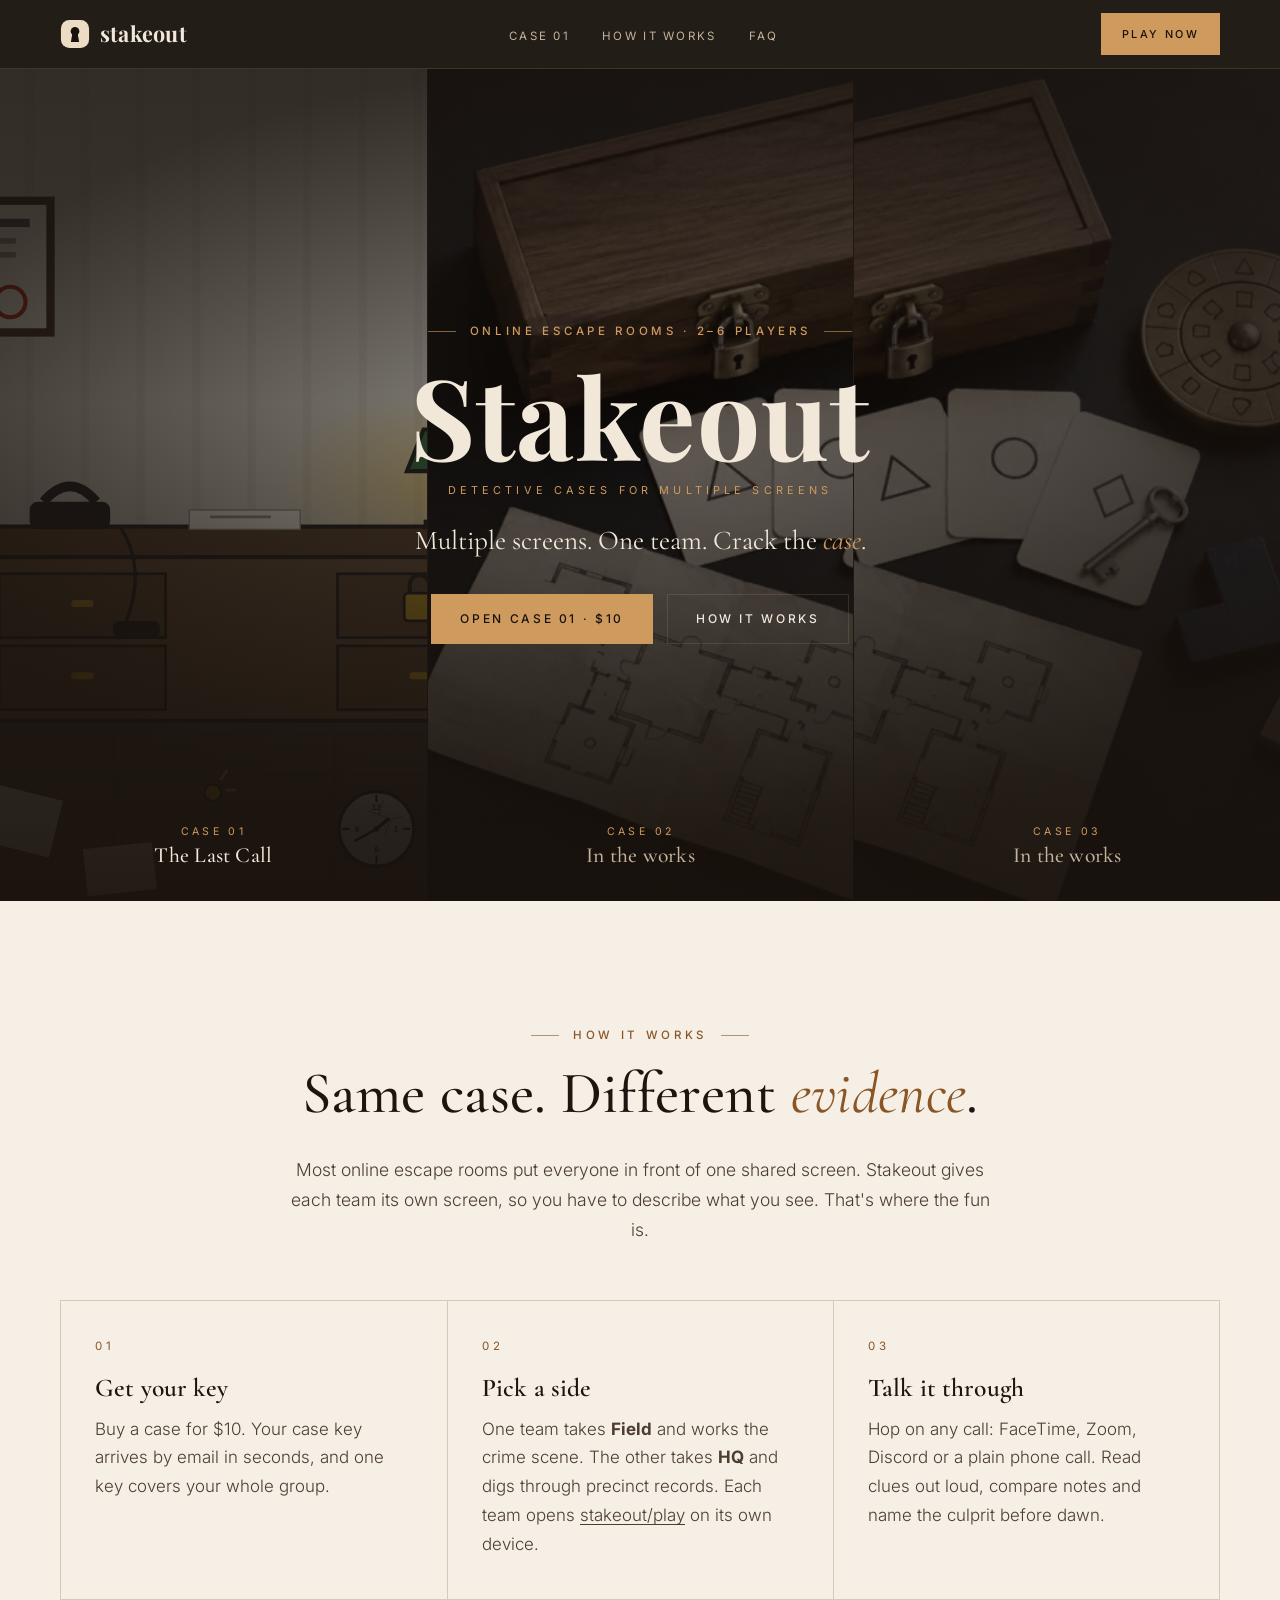
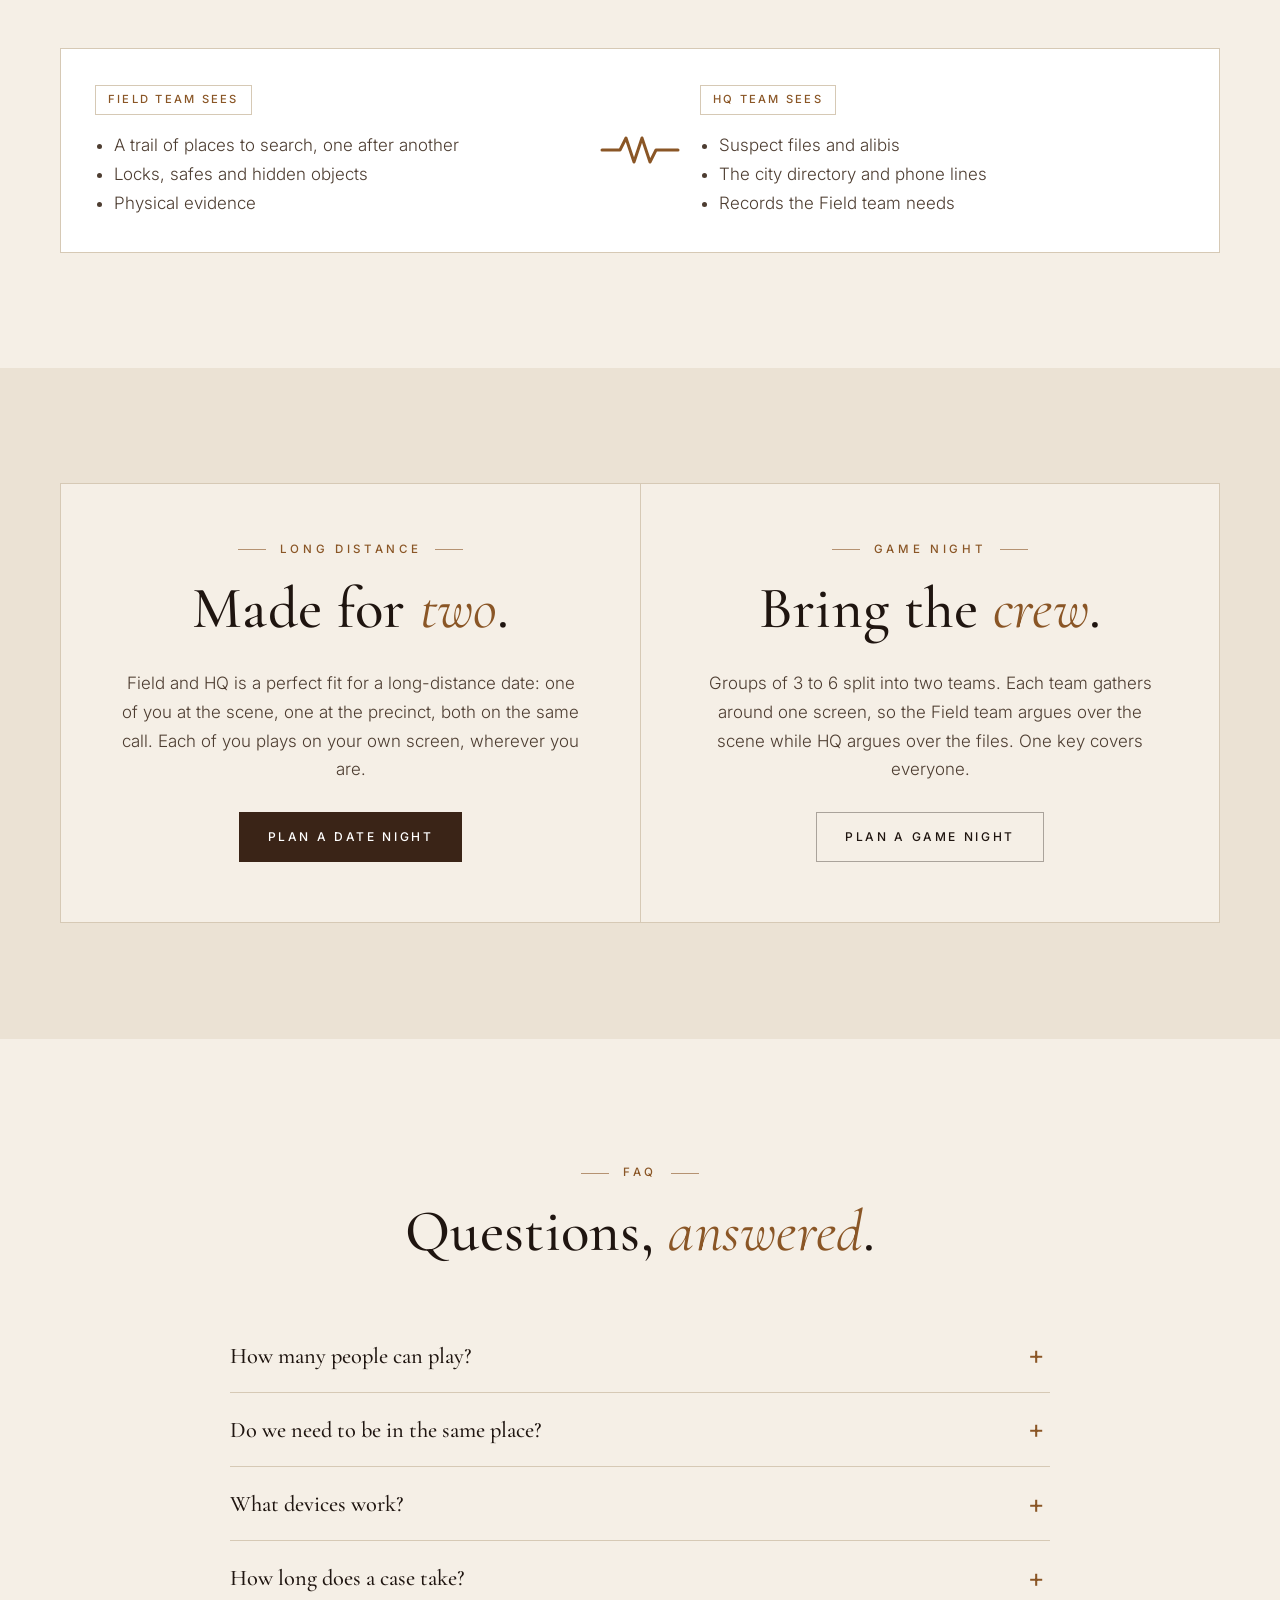
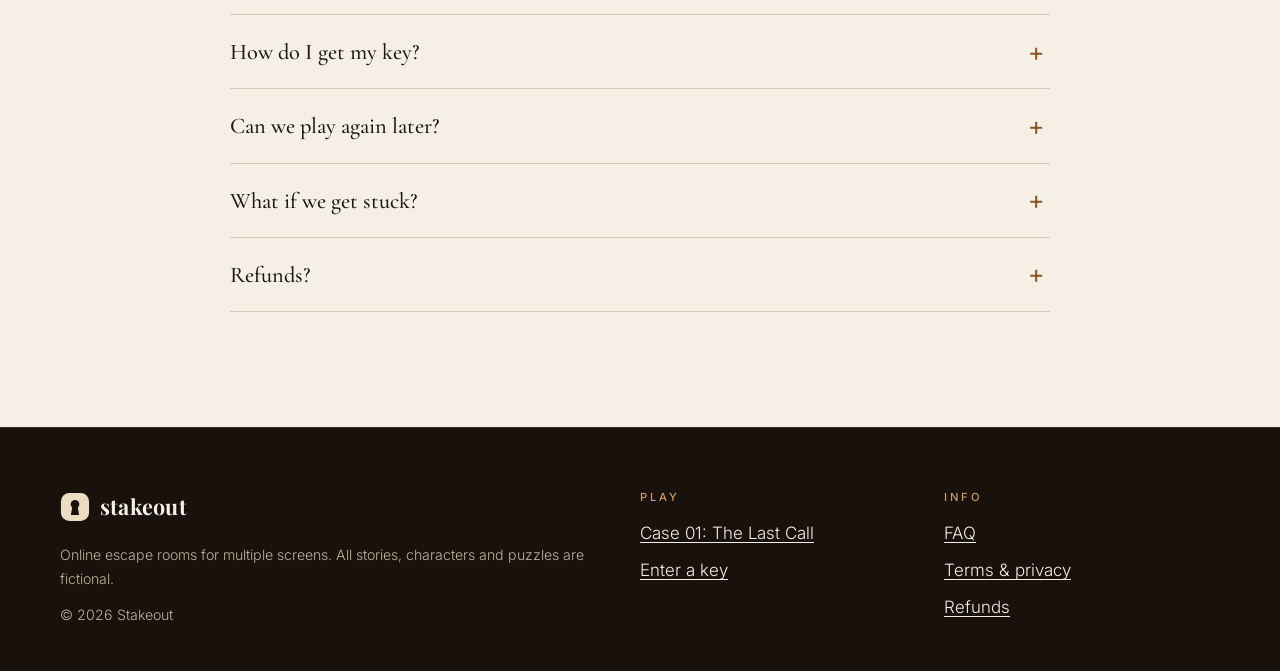
<file: index.html>
<!doctype html>
<html lang="en">
<head>
<meta charset="utf-8">
<meta name="viewport" content="width=device-width, initial-scale=1">
<title>Stakeout · Online escape rooms for multiple screens</title>
<meta name="description" content="Online detective escape rooms you play from anywhere. Split into Field and HQ, each on your own screen, and talk it through. 2–6 players, $10 per room.">
<meta property="og:title" content="Stakeout · Online escape rooms">
<meta property="og:description" content="Multiple screens. One team. Crack the case. 2–6 players, $10 per room.">
<meta name="theme-color" content="#18110c">
<script>try{var q=new URLSearchParams(location.search).get("colors");if(q&&/^[abc]$/.test(q))localStorage.setItem("stakeout-colors",q);var c=localStorage.getItem("stakeout-colors");if(c&&c!=="a")document.documentElement.dataset.palette=c}catch(e){}</script>
<link rel="icon" href="images/favicon.svg" type="image/svg+xml">
<link rel="preconnect" href="https://fonts.googleapis.com">
<link rel="preconnect" href="https://fonts.gstatic.com" crossorigin>
<link rel="stylesheet" href="https://fonts.googleapis.com/css2?family=Cormorant+Garamond:ital,wght@0,500;0,600;1,400;1,500&family=Courier+Prime:wght@400;700&family=Inter:wght@300..700&family=Playfair+Display:wght@700&display=swap">
<link rel="stylesheet" href="css/site.css">
<link rel="stylesheet" href="css/home.css">
</head>
<body>
<a class="skip" href="#main">Skip to content</a>

<header class="nav">
  <div class="wrap">
    <a class="logo" href="./" aria-label="Stakeout home">
      <svg viewBox="0 0 32 32" aria-hidden="true"><rect x="1" y="1" width="30" height="30" rx="9" fill="#111e2b"/><circle cx="16" cy="13" r="4.6" fill="#e6dcc3"/><path d="M13.2 15.5h5.6l1.6 9h-8.8z" fill="#e6dcc3"/></svg>
      stakeout
    </a>
    <nav aria-label="Main">
      <ul>
        <li><a href="rooms/the-last-call.html">Case 01</a></li>
        <li><a href="#how">How it works</a></li>
        <li><a href="#faq">FAQ</a></li>
      </ul>
    </nav>
    <a class="btn btn--tape" href="play.html">Play now</a>
  </div>
</header>

<main id="main">
  <section class="hero">
    <!-- three panels, one per case; each slowly cycles through its pictures -->
    <div class="triptych">
      <a class="panel" href="rooms/the-last-call.html" style="--n:4;--lag:0s">
        <img class="slide" style="--i:0;object-position:46% 50%" src="images/cases/last-call-office.svg" alt="" fetchpriority="high">
        <img class="slide" style="--i:1;object-position:30% 50%" src="images/cases/last-call-floor.svg" alt="" loading="lazy">
        <img class="slide" style="--i:2;object-position:22% 50%" src="images/cases/last-call-alley.svg" alt="" loading="lazy">
        <img class="slide" style="--i:3;object-position:70% 50%" src="images/cases/last-call-pier.svg" alt="" loading="lazy">
        <span class="panel-label"><span>Case 01</span>The Last Call</span>
      </a>
      <div class="panel soon" style="--n:3;--lag:-3s">
        <img class="slide" style="--i:0;object-position:62% 30%" src="images/hero.webp" srcset="images/hero-sm.webp 1000w, images/hero.webp 1672w" sizes="34vw" alt="" fetchpriority="high">
        <img class="slide" style="--i:1;object-position:92% 40%" src="images/hero.webp" srcset="images/hero-sm.webp 1000w, images/hero.webp 1672w" sizes="34vw" alt="" loading="lazy">
        <img class="slide" style="--i:2;object-position:70% 85%" src="images/hero.webp" srcset="images/hero-sm.webp 1000w, images/hero.webp 1672w" sizes="34vw" alt="" loading="lazy">
        <span class="panel-label"><span>Case 02</span>In the works</span>
      </div>
      <div class="panel soon" style="--n:3;--lag:-6s">
        <img class="slide" style="--i:0;object-position:86% 62%" src="images/hero.webp" srcset="images/hero-sm.webp 1000w, images/hero.webp 1672w" sizes="34vw" alt="" loading="lazy">
        <img class="slide" style="--i:1;object-position:55% 55%" src="images/hero.webp" srcset="images/hero-sm.webp 1000w, images/hero.webp 1672w" sizes="34vw" alt="" loading="lazy">
        <img class="slide" style="--i:2;object-position:100% 75%" src="images/hero.webp" srcset="images/hero-sm.webp 1000w, images/hero.webp 1672w" sizes="34vw" alt="" loading="lazy">
        <span class="panel-label"><span>Case 03</span>In the works</span>
      </div>
    </div>
    <div class="hero-veil" aria-hidden="true"></div>
    <div class="hero-copy">
      <span class="eyebrow">Online escape rooms · 2–6 players</span>
      <h1 class="hero-name">Stakeout</h1>
      <p class="hero-sub">Detective cases for multiple screens</p>
      <p class="hero-line">Multiple screens. One team. Crack the <em>case</em>.</p>
      <div class="hero-cta">
        <a class="btn btn--tape" href="rooms/the-last-call.html">Open Case 01 · $10</a>
        <a class="btn btn--ghost" href="#how">How it works</a>
      </div>
    </div>
  </section>

  <section id="how">
    <div class="wrap">
      <div class="section-head reveal">
        <span class="eyebrow">How it works</span>
        <h2>Same case. Different <em>evidence</em>.</h2>
        <p>Most online escape rooms put everyone in front of one shared screen. Stakeout gives each team its own screen, so you have to describe what you see. That's where the fun is.</p>
      </div>
      <ol class="steps">
        <li class="step reveal">
          <span class="step-n typed">01</span>
          <h3>Get your key</h3>
          <p>Buy a case for $10. Your case key arrives by email in seconds, and one key covers your whole group.</p>
        </li>
        <li class="step reveal">
          <span class="step-n typed">02</span>
          <h3>Pick a side</h3>
          <p>One team takes <strong>Field</strong> and works the crime scene. The other takes <strong>HQ</strong> and digs through precinct records. Each team opens <a href="play.html">stakeout/play</a> on its own device.</p>
        </li>
        <li class="step reveal">
          <span class="step-n typed">03</span>
          <h3>Talk it through</h3>
          <p>Hop on any call: FaceTime, Zoom, Discord or a plain phone call. Read clues out loud, compare notes and name the culprit before dawn.</p>
        </li>
      </ol>
      <div class="split reveal">
        <div class="split-side">
          <span class="chip">Field team sees</span>
          <ul>
            <li>A trail of places to search, one after another</li>
            <li>Locks, safes and hidden objects</li>
            <li>Physical evidence</li>
          </ul>
        </div>
        <div class="split-mid" aria-hidden="true">
          <svg viewBox="0 0 80 40"><path d="M2 20h18l6-12 8 24 8-24 8 24 6-12h22" fill="none" stroke="#111e2b" stroke-width="3" stroke-linecap="round" stroke-linejoin="round"/></svg>
        </div>
        <div class="split-side">
          <span class="chip">HQ team sees</span>
          <ul>
            <li>Suspect files and alibis</li>
            <li>The city directory and phone lines</li>
            <li>Records the Field team needs</li>
          </ul>
        </div>
      </div>
    </div>
  </section>

  <section class="duo alt">
    <div class="wrap duo-grid">
      <div class="reveal">
        <span class="eyebrow">Long distance</span>
        <h2>Made for <em>two</em>.</h2>
        <p>Field and HQ is a perfect fit for a long-distance date: one of you at the scene, one at the precinct, both on the same call. Each of you plays on your own screen, wherever you are.</p>
        <a class="btn btn--tape" href="rooms/the-last-call.html">Plan a date night</a>
      </div>
      <div class="reveal">
        <span class="eyebrow">Game night</span>
        <h2>Bring the <em>crew</em>.</h2>
        <p>Groups of 3 to 6 split into two teams. Each team gathers around one screen, so the Field team argues over the scene while HQ argues over the files. One key covers everyone.</p>
        <a class="btn btn--ghost" href="rooms/the-last-call.html">Plan a game night</a>
      </div>
    </div>
  </section>

  <section id="faq">
    <div class="wrap faq-wrap">
      <div class="section-head reveal">
        <span class="eyebrow">FAQ</span>
        <h2>Questions, <em>answered</em>.</h2>
      </div>
      <div class="faq">
        <details><summary>How many people can play?</summary><p>2 to 6. With two players, each of you takes a side. With more, split into two teams. One screen per team works best.</p></details>
        <details><summary>Do we need to be in the same place?</summary><p>No, that's the point. Play together on the couch or from different cities. You just need to be able to talk: on a video call, a phone call, or in the same room.</p></details>
        <details><summary>What devices work?</summary><p>Any modern browser on a laptop, tablet or phone. A laptop or tablet is nicest for the Field team because the crime scene is a big picture to explore.</p></details>
        <details><summary>How long does a case take?</summary><p>About 45–60 minutes. There's no hard cutoff. The clock keeps running if you go over, and you can use hints any time.</p></details>
        <details><summary>How do I get my key?</summary><p>Right after checkout, your case key arrives by email and appears on the receipt page. Enter it at <a href="play.html">stakeout/play</a> on each device.</p></details>
        <details><summary>Can we play again later?</summary><p>Yes. Your key stays valid, and your progress is saved in your browser, so you can pause and pick up where you left off.</p></details>
        <details><summary>What if we get stuck?</summary><p>Every lead has three hints, from a gentle nudge to the answer itself. Hints are free; they just show up on your final case report.</p></details>
        <details><summary>Refunds?</summary><p>If the game doesn't work for you, email us within 14 days and we'll make it right. See the <a href="legal.html#refunds">refund policy</a>.</p></details>
      </div>
    </div>
  </section>
</main>

<footer>
  <div class="wrap">
    <div>
      <a class="logo" href="./"><svg viewBox="0 0 32 32" aria-hidden="true" width="30" height="30"><rect x="1" y="1" width="30" height="30" rx="9" fill="#e6dcc3"/><circle cx="16" cy="13" r="4.6" fill="#111e2b"/><path d="M13.2 15.5h5.6l1.6 9h-8.8z" fill="#111e2b"/></svg>stakeout</a>
      <small>Online escape rooms for multiple screens. All stories, characters and puzzles are fictional.</small>
      <small>© <span data-year></span> Stakeout</small>
    </div>
    <div>
      <h4>Play</h4>
      <ul><li><a href="rooms/the-last-call.html">Case 01: The Last Call</a></li><li><a href="play.html">Enter a key</a></li></ul>
    </div>
    <div>
      <h4>Info</h4>
      <ul><li><a href="#faq">FAQ</a></li><li><a href="legal.html">Terms &amp; privacy</a></li><li><a href="legal.html#refunds">Refunds</a></li></ul>
    </div>
  </div>
</footer>

<script src="js/config.js"></script>
<script src="js/site.js"></script>
</body>
</html>
</file>
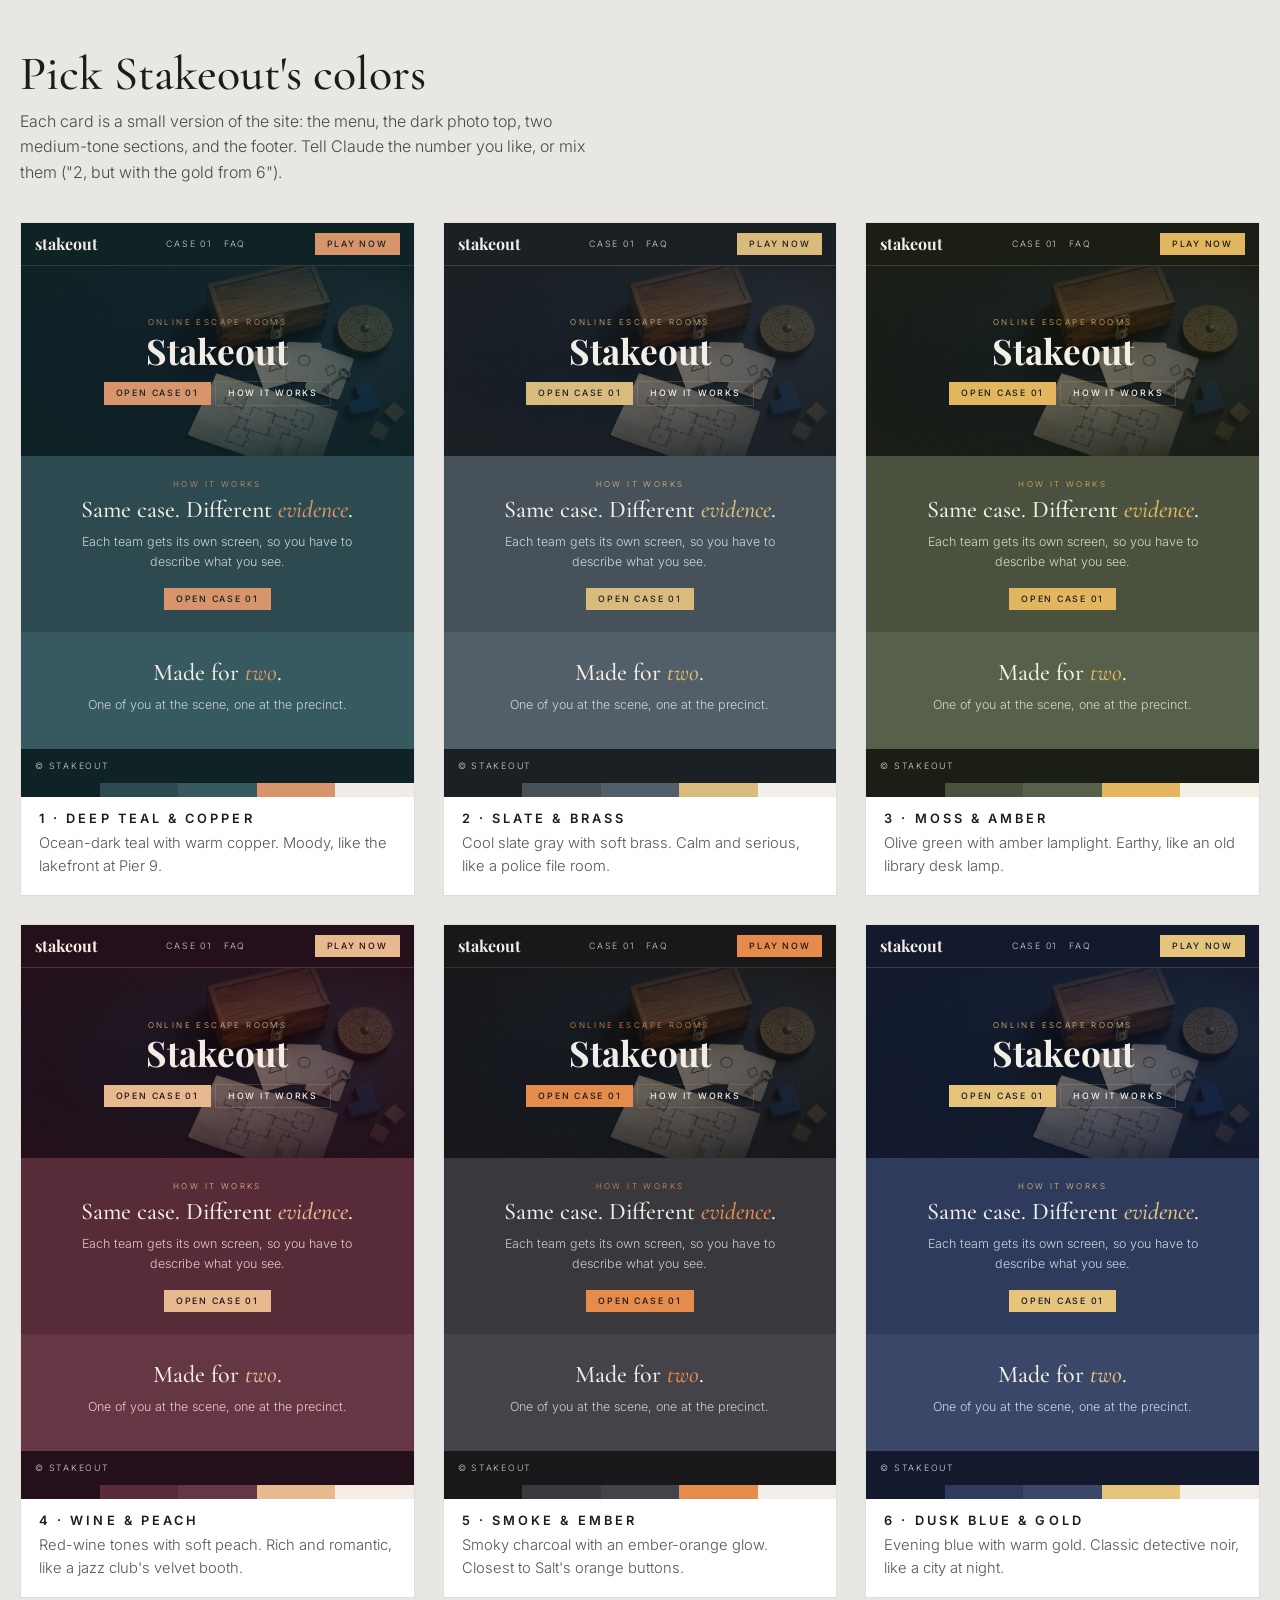
<file: colors.html>
<!doctype html>
<html lang="en">
<head>
<meta charset="utf-8">
<meta name="viewport" content="width=device-width, initial-scale=1">
<title>Pick colors · Stakeout</title>
<meta name="robots" content="noindex">
<link rel="preconnect" href="https://fonts.googleapis.com">
<link rel="preconnect" href="https://fonts.gstatic.com" crossorigin>
<link rel="stylesheet" href="https://fonts.googleapis.com/css2?family=Cormorant+Garamond:ital,wght@0,500;1,400&family=Inter:wght@300..600&family=Playfair+Display:wght@700&display=swap">
<style>
  /* A one-off page for choosing Stakeout's color scheme. Each card is a mini version of the site:
     menu bar, the dark photo top, a medium-tone section (between "too dark" and "too bright"), and the footer. */
  * { box-sizing: border-box; }
  body { margin: 0; background: #e9e7e3; color: #1c1c1c; font: 300 16px/1.6 "Inter", system-ui, sans-serif; }
  .wrap { width: min(1240px, 100% - 32px); margin: 0 auto; padding: 48px 0 72px; }
  h1 { font: 500 clamp(2rem, 4vw, 3rem)/1.1 "Cormorant Garamond", serif; margin: 0 0 8px; }
  .lead { margin: 0 0 36px; color: #4a4a4a; max-width: 60ch; }
  .grid { display: grid; grid-template-columns: repeat(auto-fill, minmax(340px, 1fr)); gap: 28px; }
  .opt { border: 1px solid #0002; background: #fff; }
  .opt h2 { font: 600 .8rem/1 "Inter", sans-serif; letter-spacing: .24em; text-transform: uppercase; margin: 0; padding: 16px 18px 6px; }
  .opt p.desc { margin: 0; padding: 0 18px 16px; font-size: .92rem; color: #555; }
  .mini { --night: #000; --mid: #333; --mid2: #3a3a3a; --text: #fff; --muted: #ccc; --accent: #c90; --line: #fff2; }
  .m-nav { display: flex; align-items: center; justify-content: space-between; padding: 10px 14px; background: var(--night); border-bottom: 1px solid var(--line); }
  .m-logo { font: 700 1rem/1 "Playfair Display", serif; color: var(--text); }
  .m-links { font-size: .55rem; letter-spacing: .2em; text-transform: uppercase; color: var(--muted); display: flex; gap: 12px; }
  .m-btn { display: inline-block; padding: 7px 12px; font: 500 .55rem/1 "Inter", sans-serif; letter-spacing: .2em; text-transform: uppercase; background: var(--accent); color: var(--night); }
  .m-ghost { background: transparent; color: var(--text); border: 1px solid var(--line); }
  .m-hero { position: relative; height: 190px; display: grid; place-items: center; text-align: center; overflow: hidden; background: var(--night); }
  .m-hero img { position: absolute; inset: 0; width: 100%; height: 100%; object-fit: cover; object-position: right 30%; opacity: .55; }
  .m-hero::after { content: ""; position: absolute; inset: 0; background: radial-gradient(70% 70% at 50% 50%, transparent, var(--night)); }
  .m-hero > div { position: relative; z-index: 1; }
  .m-eyebrow { font-size: .5rem; letter-spacing: .3em; text-transform: uppercase; color: var(--accent); }
  .m-name { font: 700 2.2rem/1 "Playfair Display", serif; color: var(--text); margin: 4px 0 10px; }
  .m-sec { padding: 22px 18px; background: var(--mid); color: var(--text); text-align: center; }
  .m-sec.two { background: var(--mid2); }
  .m-sec h3 { font: 500 1.5rem/1.1 "Cormorant Garamond", serif; margin: 6px 0 8px; }
  .m-sec h3 em { font-style: italic; color: var(--accent); }
  .m-sec p { margin: 0 auto 12px; font-size: .78rem; color: var(--muted); max-width: 34ch; }
  .m-foot { padding: 10px 14px; background: var(--night); font-size: .55rem; letter-spacing: .2em; text-transform: uppercase; color: var(--muted); }
  .sw { display: flex; }
  .sw span { flex: 1; height: 14px; }
</style>
</head>
<body>
<div class="wrap">
  <h1>Pick Stakeout's colors</h1>
  <p class="lead">Each card is a small version of the site: the menu, the dark photo top, two medium-tone sections, and the footer. Tell Claude the number you like, or mix them ("2, but with the gold from 6").</p>
  <div class="grid">

    <article class="opt">
      <div class="mini" style="--night:#0f2326;--mid:#2c4a4f;--mid2:#365a60;--text:#f1ede6;--muted:#c9d3d1;--accent:#d8946a;--line:#d8946a33">
        <div class="m-nav"><span class="m-logo">stakeout</span><span class="m-links"><span>Case 01</span><span>FAQ</span></span><span class="m-btn">Play now</span></div>
        <div class="m-hero"><img src="images/hero-sm.webp" alt=""><div><div class="m-eyebrow">Online escape rooms</div><div class="m-name">Stakeout</div><span class="m-btn">Open Case 01</span> <span class="m-btn m-ghost">How it works</span></div></div>
        <div class="m-sec"><div class="m-eyebrow">How it works</div><h3>Same case. Different <em>evidence</em>.</h3><p>Each team gets its own screen, so you have to describe what you see.</p><span class="m-btn">Open Case 01</span></div>
        <div class="m-sec two"><h3>Made for <em>two</em>.</h3><p>One of you at the scene, one at the precinct.</p></div>
        <div class="m-foot">© Stakeout</div>
      </div>
      <div class="sw"><span style="background:#0f2326"></span><span style="background:#2c4a4f"></span><span style="background:#365a60"></span><span style="background:#d8946a"></span><span style="background:#f1ede6"></span></div>
      <h2>1 · Deep teal &amp; copper</h2>
      <p class="desc">Ocean-dark teal with warm copper. Moody, like the lakefront at Pier 9.</p>
    </article>

    <article class="opt">
      <div class="mini" style="--night:#1b2024;--mid:#46515a;--mid2:#525e68;--text:#f2efe9;--muted:#d0d5d9;--accent:#d9bb7e;--line:#d9bb7e33">
        <div class="m-nav"><span class="m-logo">stakeout</span><span class="m-links"><span>Case 01</span><span>FAQ</span></span><span class="m-btn">Play now</span></div>
        <div class="m-hero"><img src="images/hero-sm.webp" alt=""><div><div class="m-eyebrow">Online escape rooms</div><div class="m-name">Stakeout</div><span class="m-btn">Open Case 01</span> <span class="m-btn m-ghost">How it works</span></div></div>
        <div class="m-sec"><div class="m-eyebrow">How it works</div><h3>Same case. Different <em>evidence</em>.</h3><p>Each team gets its own screen, so you have to describe what you see.</p><span class="m-btn">Open Case 01</span></div>
        <div class="m-sec two"><h3>Made for <em>two</em>.</h3><p>One of you at the scene, one at the precinct.</p></div>
        <div class="m-foot">© Stakeout</div>
      </div>
      <div class="sw"><span style="background:#1b2024"></span><span style="background:#46515a"></span><span style="background:#525e68"></span><span style="background:#d9bb7e"></span><span style="background:#f2efe9"></span></div>
      <h2>2 · Slate &amp; brass</h2>
      <p class="desc">Cool slate gray with soft brass. Calm and serious, like a police file room.</p>
    </article>

    <article class="opt">
      <div class="mini" style="--night:#1a1e15;--mid:#4a523f;--mid2:#56604a;--text:#f2efe4;--muted:#d4d8c8;--accent:#e2b65f;--line:#e2b65f33">
        <div class="m-nav"><span class="m-logo">stakeout</span><span class="m-links"><span>Case 01</span><span>FAQ</span></span><span class="m-btn">Play now</span></div>
        <div class="m-hero"><img src="images/hero-sm.webp" alt=""><div><div class="m-eyebrow">Online escape rooms</div><div class="m-name">Stakeout</div><span class="m-btn">Open Case 01</span> <span class="m-btn m-ghost">How it works</span></div></div>
        <div class="m-sec"><div class="m-eyebrow">How it works</div><h3>Same case. Different <em>evidence</em>.</h3><p>Each team gets its own screen, so you have to describe what you see.</p><span class="m-btn">Open Case 01</span></div>
        <div class="m-sec two"><h3>Made for <em>two</em>.</h3><p>One of you at the scene, one at the precinct.</p></div>
        <div class="m-foot">© Stakeout</div>
      </div>
      <div class="sw"><span style="background:#1a1e15"></span><span style="background:#4a523f"></span><span style="background:#56604a"></span><span style="background:#e2b65f"></span><span style="background:#f2efe4"></span></div>
      <h2>3 · Moss &amp; amber</h2>
      <p class="desc">Olive green with amber lamplight. Earthy, like an old library desk lamp.</p>
    </article>

    <article class="opt">
      <div class="mini" style="--night:#24101a;--mid:#572c38;--mid2:#653644;--text:#f6ece6;--muted:#e2c9cb;--accent:#e8b98f;--line:#e8b98f33">
        <div class="m-nav"><span class="m-logo">stakeout</span><span class="m-links"><span>Case 01</span><span>FAQ</span></span><span class="m-btn">Play now</span></div>
        <div class="m-hero"><img src="images/hero-sm.webp" alt=""><div><div class="m-eyebrow">Online escape rooms</div><div class="m-name">Stakeout</div><span class="m-btn">Open Case 01</span> <span class="m-btn m-ghost">How it works</span></div></div>
        <div class="m-sec"><div class="m-eyebrow">How it works</div><h3>Same case. Different <em>evidence</em>.</h3><p>Each team gets its own screen, so you have to describe what you see.</p><span class="m-btn">Open Case 01</span></div>
        <div class="m-sec two"><h3>Made for <em>two</em>.</h3><p>One of you at the scene, one at the precinct.</p></div>
        <div class="m-foot">© Stakeout</div>
      </div>
      <div class="sw"><span style="background:#24101a"></span><span style="background:#572c38"></span><span style="background:#653644"></span><span style="background:#e8b98f"></span><span style="background:#f6ece6"></span></div>
      <h2>4 · Wine &amp; peach</h2>
      <p class="desc">Red-wine tones with soft peach. Rich and romantic, like a jazz club's velvet booth.</p>
    </article>

    <article class="opt">
      <div class="mini" style="--night:#18181a;--mid:#38383d;--mid2:#434349;--text:#f1eee9;--muted:#cfcbc5;--accent:#e58b4c;--line:#e58b4c33">
        <div class="m-nav"><span class="m-logo">stakeout</span><span class="m-links"><span>Case 01</span><span>FAQ</span></span><span class="m-btn">Play now</span></div>
        <div class="m-hero"><img src="images/hero-sm.webp" alt=""><div><div class="m-eyebrow">Online escape rooms</div><div class="m-name">Stakeout</div><span class="m-btn">Open Case 01</span> <span class="m-btn m-ghost">How it works</span></div></div>
        <div class="m-sec"><div class="m-eyebrow">How it works</div><h3>Same case. Different <em>evidence</em>.</h3><p>Each team gets its own screen, so you have to describe what you see.</p><span class="m-btn">Open Case 01</span></div>
        <div class="m-sec two"><h3>Made for <em>two</em>.</h3><p>One of you at the scene, one at the precinct.</p></div>
        <div class="m-foot">© Stakeout</div>
      </div>
      <div class="sw"><span style="background:#18181a"></span><span style="background:#38383d"></span><span style="background:#434349"></span><span style="background:#e58b4c"></span><span style="background:#f1eee9"></span></div>
      <h2>5 · Smoke &amp; ember</h2>
      <p class="desc">Smoky charcoal with an ember-orange glow. Closest to Salt's orange buttons.</p>
    </article>

    <article class="opt">
      <div class="mini" style="--night:#131a2e;--mid:#2f3b5c;--mid2:#3a4769;--text:#f2efe8;--muted:#cdd3e2;--accent:#e6c47c;--line:#e6c47c33">
        <div class="m-nav"><span class="m-logo">stakeout</span><span class="m-links"><span>Case 01</span><span>FAQ</span></span><span class="m-btn">Play now</span></div>
        <div class="m-hero"><img src="images/hero-sm.webp" alt=""><div><div class="m-eyebrow">Online escape rooms</div><div class="m-name">Stakeout</div><span class="m-btn">Open Case 01</span> <span class="m-btn m-ghost">How it works</span></div></div>
        <div class="m-sec"><div class="m-eyebrow">How it works</div><h3>Same case. Different <em>evidence</em>.</h3><p>Each team gets its own screen, so you have to describe what you see.</p><span class="m-btn">Open Case 01</span></div>
        <div class="m-sec two"><h3>Made for <em>two</em>.</h3><p>One of you at the scene, one at the precinct.</p></div>
        <div class="m-foot">© Stakeout</div>
      </div>
      <div class="sw"><span style="background:#131a2e"></span><span style="background:#2f3b5c"></span><span style="background:#3a4769"></span><span style="background:#e6c47c"></span><span style="background:#f2efe8"></span></div>
      <h2>6 · Dusk blue &amp; gold</h2>
      <p class="desc">Evening blue with warm gold. Classic detective noir, like a city at night.</p>
    </article>

  </div>
</div>
</body>
</html>
</file>
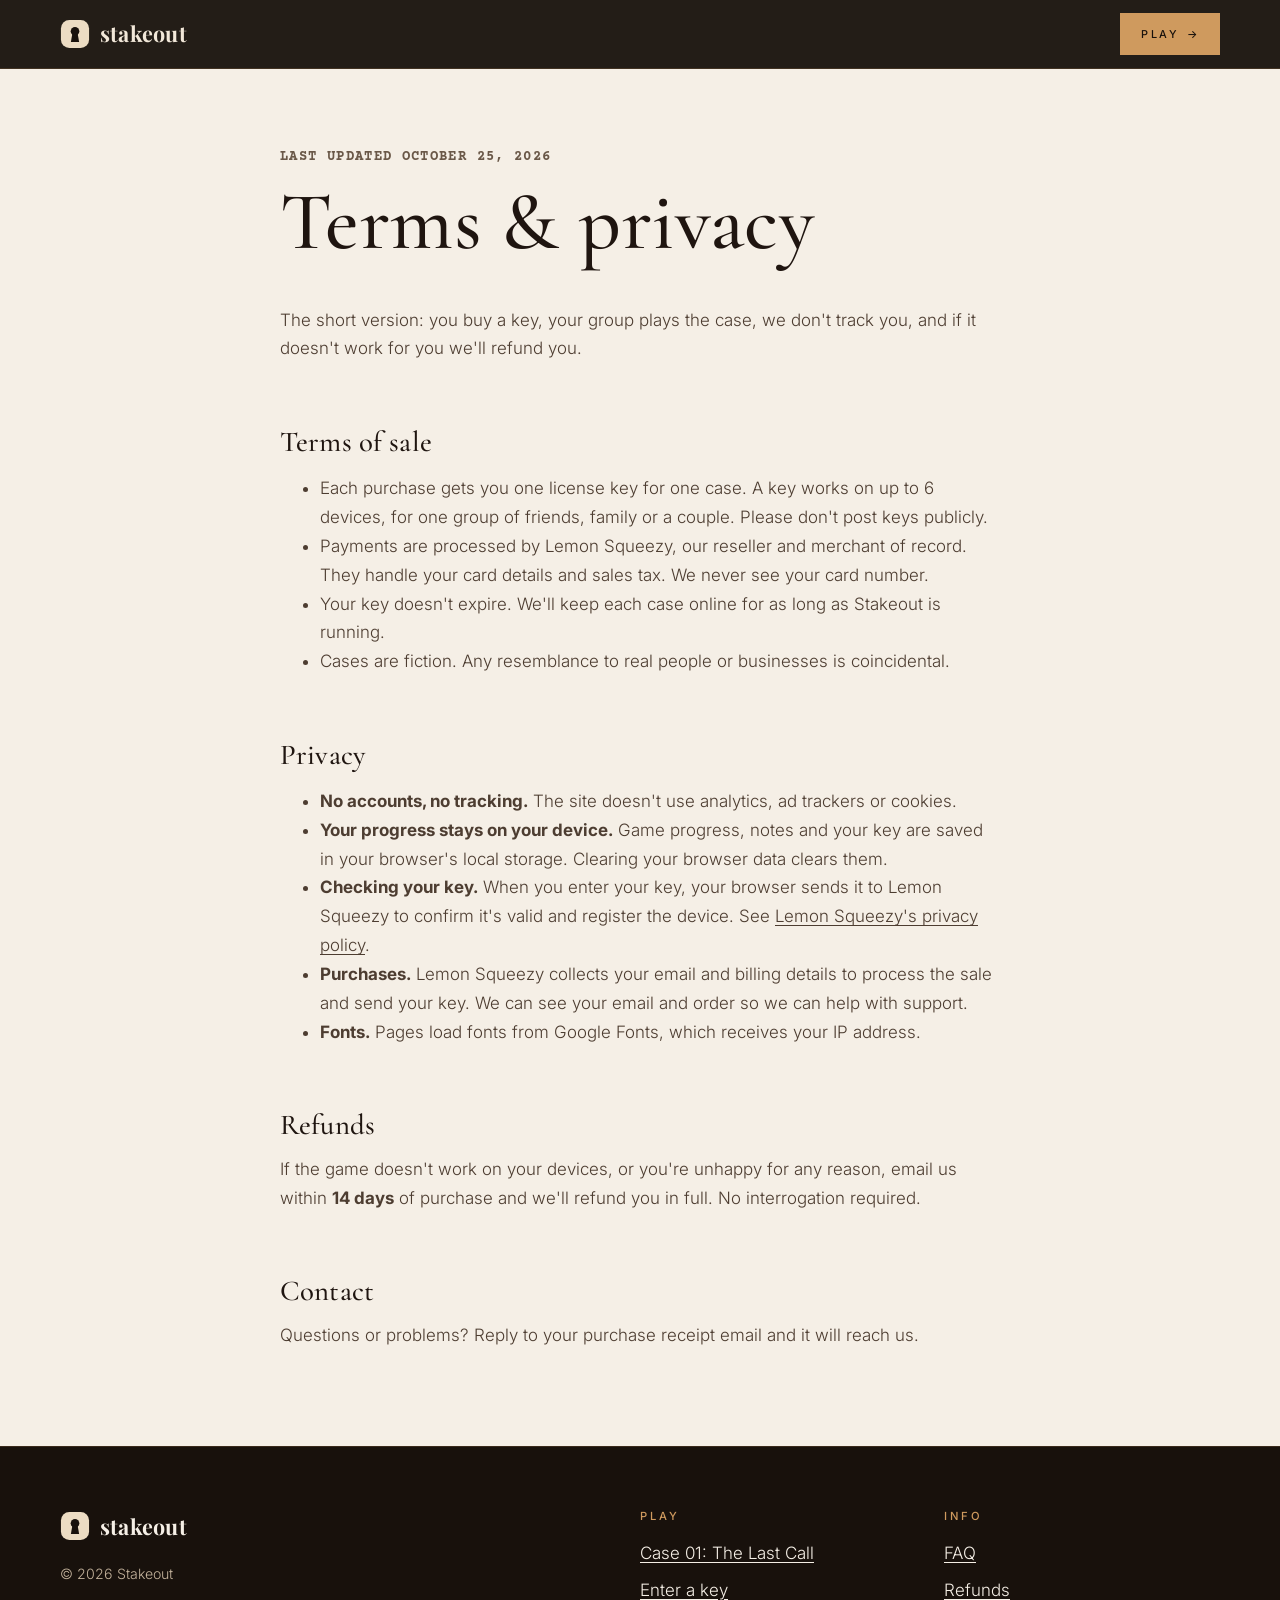
<file: legal.html>
<!doctype html>
<html lang="en">
<head>
<meta charset="utf-8">
<meta name="viewport" content="width=device-width, initial-scale=1">
<title>Terms &amp; Privacy · Stakeout</title>
<meta name="description" content="Stakeout terms of sale, privacy policy and refund policy.">
<meta name="theme-color" content="#18110c">
<script>try{var q=new URLSearchParams(location.search).get("colors");if(q&&/^[abc]$/.test(q))localStorage.setItem("stakeout-colors",q);var c=localStorage.getItem("stakeout-colors");if(c&&c!=="a")document.documentElement.dataset.palette=c}catch(e){}</script>
<link rel="icon" href="images/favicon.svg" type="image/svg+xml">
<link rel="preconnect" href="https://fonts.googleapis.com">
<link rel="preconnect" href="https://fonts.gstatic.com" crossorigin>
<link rel="stylesheet" href="https://fonts.googleapis.com/css2?family=Cormorant+Garamond:ital,wght@0,500;0,600;1,400;1,500&family=Courier+Prime:wght@400;700&family=Inter:wght@300..700&family=Playfair+Display:wght@700&display=swap">
<link rel="stylesheet" href="css/site.css">
<style>
  .legal { max-width: 720px; padding: clamp(40px, 7vw, 80px) 0; }
  .legal h2 { font-size: 1.8rem; margin-top: 2.2em; scroll-margin-top: 90px; }
  .legal p, .legal li { color: var(--ink-2); }
  .legal .updated { font: 700 .85rem var(--f-type); color: var(--mute); text-transform: uppercase; letter-spacing: .1em; }
</style>
</head>
<body>
<a class="skip" href="#main">Skip to content</a>
<header class="nav">
  <div class="wrap">
    <a class="logo" href="./" aria-label="Stakeout home">
      <svg viewBox="0 0 32 32" aria-hidden="true"><rect x="1" y="1" width="30" height="30" rx="9" fill="#111e2b"/><circle cx="16" cy="13" r="4.6" fill="#e6dcc3"/><path d="M13.2 15.5h5.6l1.6 9h-8.8z" fill="#e6dcc3"/></svg>
      stakeout
    </a>
    <a class="btn btn--tape" href="play.html">Play <span class="arrow" aria-hidden="true">→</span></a>
  </div>
</header>

<main id="main" class="wrap legal">
  <p class="updated">Last updated October 25, 2026</p>
  <h1>Terms &amp; privacy</h1>
  <p>The short version: you buy a key, your group plays the case, we don't track you, and if it doesn't work for you we'll refund you.</p>

  <h2 id="terms">Terms of sale</h2>
  <ul>
    <li>Each purchase gets you one license key for one case. A key works on up to 6 devices, for one group of friends, family or a couple. Please don't post keys publicly.</li>
    <li>Payments are processed by Lemon Squeezy, our reseller and merchant of record. They handle your card details and sales tax. We never see your card number.</li>
    <li>Your key doesn't expire. We'll keep each case online for as long as Stakeout is running.</li>
    <li>Cases are fiction. Any resemblance to real people or businesses is coincidental.</li>
  </ul>

  <h2 id="privacy">Privacy</h2>
  <ul>
    <li><strong>No accounts, no tracking.</strong> The site doesn't use analytics, ad trackers or cookies.</li>
    <li><strong>Your progress stays on your device.</strong> Game progress, notes and your key are saved in your browser's local storage. Clearing your browser data clears them.</li>
    <li><strong>Checking your key.</strong> When you enter your key, your browser sends it to Lemon Squeezy to confirm it's valid and register the device. See <a href="https://www.lemonsqueezy.com/privacy">Lemon Squeezy's privacy policy</a>.</li>
    <li><strong>Purchases.</strong> Lemon Squeezy collects your email and billing details to process the sale and send your key. We can see your email and order so we can help with support.</li>
    <li><strong>Fonts.</strong> Pages load fonts from Google Fonts, which receives your IP address.</li>
  </ul>

  <h2 id="refunds">Refunds</h2>
  <p>If the game doesn't work on your devices, or you're unhappy for any reason, email us within <strong>14 days</strong> of purchase and we'll refund you in full. No interrogation required.</p>

  <h2 id="contact">Contact</h2>
  <p id="contact-line">Questions or problems? Reply to your purchase receipt email and it will reach us.</p>
</main>

<footer>
  <div class="wrap">
    <div>
      <a class="logo" href="./"><svg viewBox="0 0 32 32" aria-hidden="true" width="30" height="30"><rect x="1" y="1" width="30" height="30" rx="9" fill="#e6dcc3"/><circle cx="16" cy="13" r="4.6" fill="#111e2b"/><path d="M13.2 15.5h5.6l1.6 9h-8.8z" fill="#111e2b"/></svg>stakeout</a>
      <small>© <span data-year></span> Stakeout</small>
    </div>
    <div><h4>Play</h4><ul><li><a href="rooms/the-last-call.html">Case 01: The Last Call</a></li><li><a href="play.html">Enter a key</a></li></ul></div>
    <div><h4>Info</h4><ul><li><a href="./#faq">FAQ</a></li><li><a href="#refunds">Refunds</a></li></ul></div>
  </div>
</footer>
<script src="js/config.js"></script>
<script src="js/site.js"></script>
<script>
  if (LOCKLINE.supportEmail) document.getElementById("contact-line").innerHTML = `Questions or problems? Email <a href="mailto:${LOCKLINE.supportEmail}">${LOCKLINE.supportEmail}</a>.`;
</script>
</body>
</html>
</file>
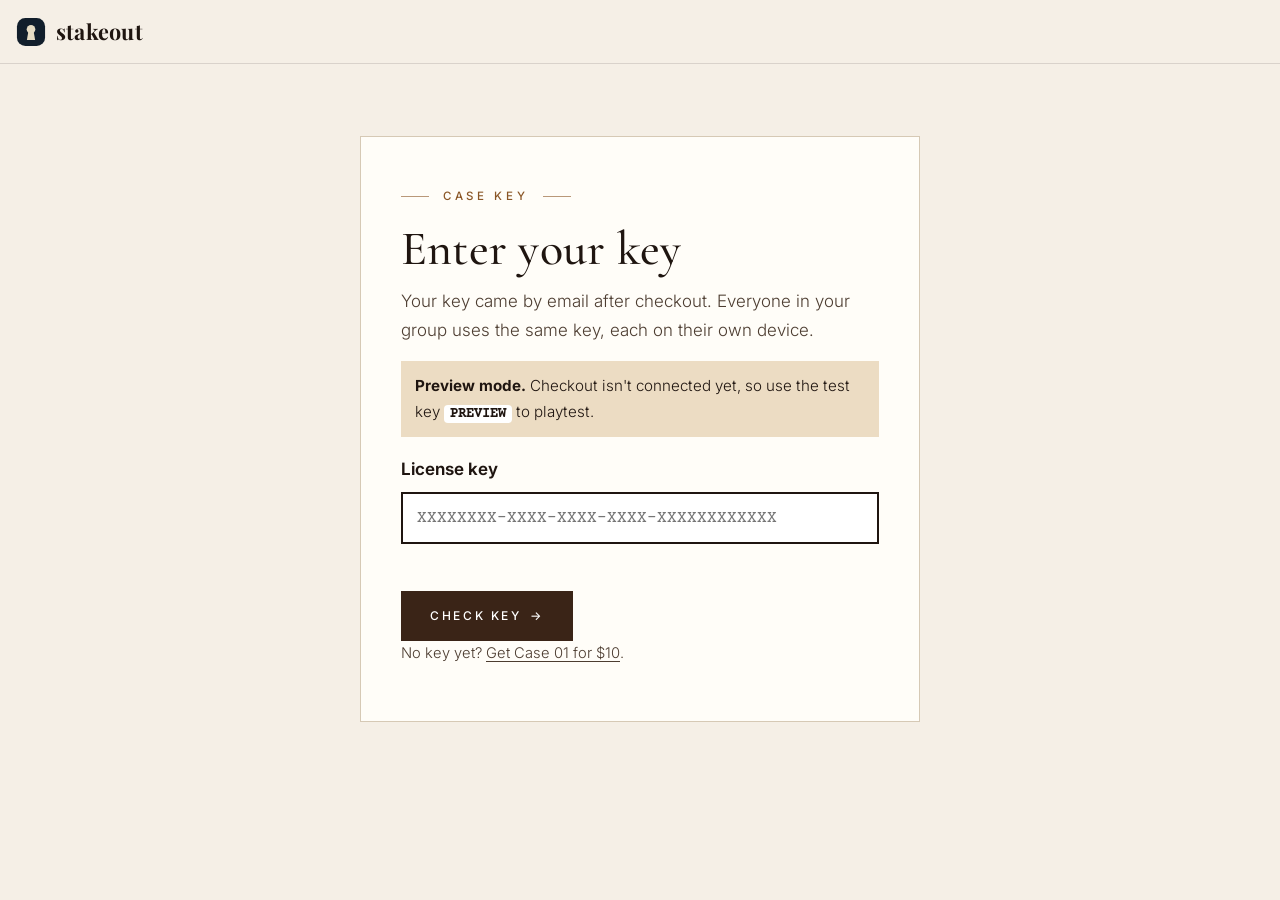
<file: play.html>
<!doctype html>
<html lang="en">
<head>
<meta charset="utf-8">
<meta name="viewport" content="width=device-width, initial-scale=1">
<title>Play · Stakeout</title>
<meta name="description" content="Enter your case key and pick your side.">
<meta name="robots" content="noindex">
<meta name="theme-color" content="#18110c">
<script>try{var q=new URLSearchParams(location.search).get("colors");if(q&&/^[abc]$/.test(q))localStorage.setItem("stakeout-colors",q);var c=localStorage.getItem("stakeout-colors");if(c&&c!=="a")document.documentElement.dataset.palette=c}catch(e){}</script>
<link rel="icon" href="images/favicon.svg" type="image/svg+xml">
<link rel="preconnect" href="https://fonts.googleapis.com">
<link rel="preconnect" href="https://fonts.gstatic.com" crossorigin>
<link rel="stylesheet" href="https://fonts.googleapis.com/css2?family=Cormorant+Garamond:ital,wght@0,500;0,600;1,400;1,500&family=Courier+Prime:wght@400;700&family=Inter:wght@300..700&family=Playfair+Display:wght@700&display=swap">
<link rel="stylesheet" href="css/site.css">
<link rel="stylesheet" href="css/game.css">
</head>
<body class="play">
<a class="skip" href="#main">Skip to content</a>

<header class="gbar">
  <a class="logo" href="./" aria-label="Stakeout home">
    <svg viewBox="0 0 32 32" aria-hidden="true"><rect x="1" y="1" width="30" height="30" rx="9" fill="#111e2b"/><circle cx="16" cy="13" r="4.6" fill="#e6dcc3"/><path d="M13.2 15.5h5.6l1.6 9h-8.8z" fill="#e6dcc3"/></svg>
    <span class="logo-word">stakeout</span>
  </a>
  <div class="gbar-case" id="bar-case" hidden>
    <span class="typed gbar-title" id="bar-title"></span>
    <span class="chip chip--tape" id="bar-role"></span>
  </div>
  <div class="gbar-tools" id="bar-tools" hidden>
    <div class="clock-chip" role="timer" aria-live="off">
      <span class="typed" id="bar-clock">5:52 AM</span>
      <span class="clock-sub" id="bar-elapsed">00:00</span>
    </div>
    <button class="icon-btn" id="btn-notes" aria-label="Notebook" title="Notebook">
      <svg viewBox="0 0 24 24" aria-hidden="true"><path d="M6 3h11a2 2 0 0 1 2 2v14a2 2 0 0 1-2 2H6zM6 3v18M10 8h6M10 12h6M10 16h4" fill="none" stroke="currentColor" stroke-width="2" stroke-linecap="round"/></svg>
    </button>
    <button class="icon-btn" id="btn-menu" aria-label="Game menu" title="Menu">
      <svg viewBox="0 0 24 24" aria-hidden="true"><path d="M4 7h16M4 12h16M4 17h16" stroke="currentColor" stroke-width="2.2" stroke-linecap="round"/></svg>
    </button>
  </div>
</header>

<main id="main">
  <!-- 1. Key -->
  <section class="screen" id="s-key" hidden>
    <div class="card paper">
      <span class="eyebrow">Case key</span>
      <h1 class="screen-h">Enter your key</h1>
      <p class="muted">Your key came by email after checkout. Everyone in your group uses the same key, each on their own device.</p>
      <div class="preview-banner" id="preview-banner" hidden>
        <strong>Preview mode.</strong> Checkout isn't connected yet, so use the test key <code>PREVIEW</code> to playtest.
      </div>
      <form id="key-form" novalidate>
        <label for="key-input">License key</label>
        <input id="key-input" name="key" autocomplete="off" spellcheck="false" placeholder="XXXXXXXX-XXXX-XXXX-XXXX-XXXXXXXXXXXX" aria-describedby="key-msg">
        <p class="field-msg" id="key-msg" role="status" aria-live="polite"></p>
        <button class="btn btn--tape" type="submit" id="key-btn">Check key <span class="arrow" aria-hidden="true">→</span></button>
      </form>
      <p class="small muted">No key yet? <a href="rooms/the-last-call.html">Get Case 01 for $10</a>.</p>
    </div>
  </section>

  <!-- 2. Side -->
  <section class="screen" id="s-role" hidden>
    <div class="wide">
      <span class="eyebrow">Case 01 · The Last Call</span>
      <h1 class="screen-h">Pick your side</h1>
      <p class="muted">The other team picks the other side on their own device. Two players? One each. A group? Split into two teams.</p>
      <div class="role-pick">
        <button class="role-card paper" data-role="field">
          <span class="role-ico" aria-hidden="true"><svg viewBox="0 0 48 48"><circle cx="20" cy="20" r="12" fill="none" stroke="#111e2b" stroke-width="4"/><path d="M29 29l12 12" stroke="#111e2b" stroke-width="5" stroke-linecap="round"/></svg></span>
          <span class="role-name">Field team</span>
          <span class="role-desc">Search the crime scene. Locks, evidence, things HQ can't see.</span>
          <span class="role-best typed">Best on a laptop or tablet</span>
        </button>
        <button class="role-card paper" data-role="hq">
          <span class="role-ico" aria-hidden="true"><svg viewBox="0 0 48 48"><rect x="6" y="10" width="36" height="28" rx="3" fill="none" stroke="#111e2b" stroke-width="4"/><path d="M6 17h36M14 25h12M14 31h20" stroke="#111e2b" stroke-width="3.5" stroke-linecap="round"/></svg></span>
          <span class="role-name">HQ team</span>
          <span class="role-desc">Run the precinct records. Files, suspects, a phone line.</span>
          <span class="role-best typed">Works great on any screen</span>
        </button>
      </div>
      <div class="invite">
        <div>
          <strong>Send this to the other team</strong>
          <p class="muted small" id="invite-text"></p>
        </div>
        <button class="btn btn--ghost" id="copy-invite" type="button">Copy invite</button>
      </div>
    </div>
  </section>

  <!-- 3. Briefing -->
  <section class="screen" id="s-brief" hidden>
    <div class="card paper brief">
      <span class="stamp" id="brief-stamp">Field team</span>
      <div id="brief-body"></div>
      <div class="brief-actions">
        <button class="btn btn--tape" id="start-btn">Start the clock <span class="arrow" aria-hidden="true">→</span></button>
        <button class="btn btn--ghost" id="back-role">Change side</button>
      </div>
    </div>
  </section>

  <!-- 4. Game -->
  <section class="screen screen--game" id="s-game" hidden>
    <div class="game">
      <div class="game-main" id="game-main"></div>
      <aside class="board" aria-label="Case board">
        <h2 class="board-h">Case board</h2>
        <ol class="leads" id="leads"></ol>
        <div id="board-extra"></div>
      </aside>
    </div>
  </section>

  <!-- 5. End -->
  <section class="screen" id="s-end" hidden>
    <div class="card paper end" id="end-body"></div>
  </section>
</main>

<dialog class="modal" id="modal" aria-labelledby="modal-title">
  <div class="modal-in">
    <header class="modal-head">
      <h2 id="modal-title"></h2>
      <button class="icon-btn" data-close aria-label="Close">
        <svg viewBox="0 0 24 24" aria-hidden="true"><path d="M6 6l12 12M18 6L6 18" stroke="currentColor" stroke-width="2.4" stroke-linecap="round"/></svg>
      </button>
    </header>
    <div class="modal-body" id="modal-body"></div>
  </div>
</dialog>

<div class="toasts" id="toasts" role="status" aria-live="polite"></div>

<script src="js/config.js"></script>
<script src="js/license.js"></script>
<script src="js/rooms/last-call.js"></script>
<script src="js/game.js"></script>
</body>
</html>
</file>
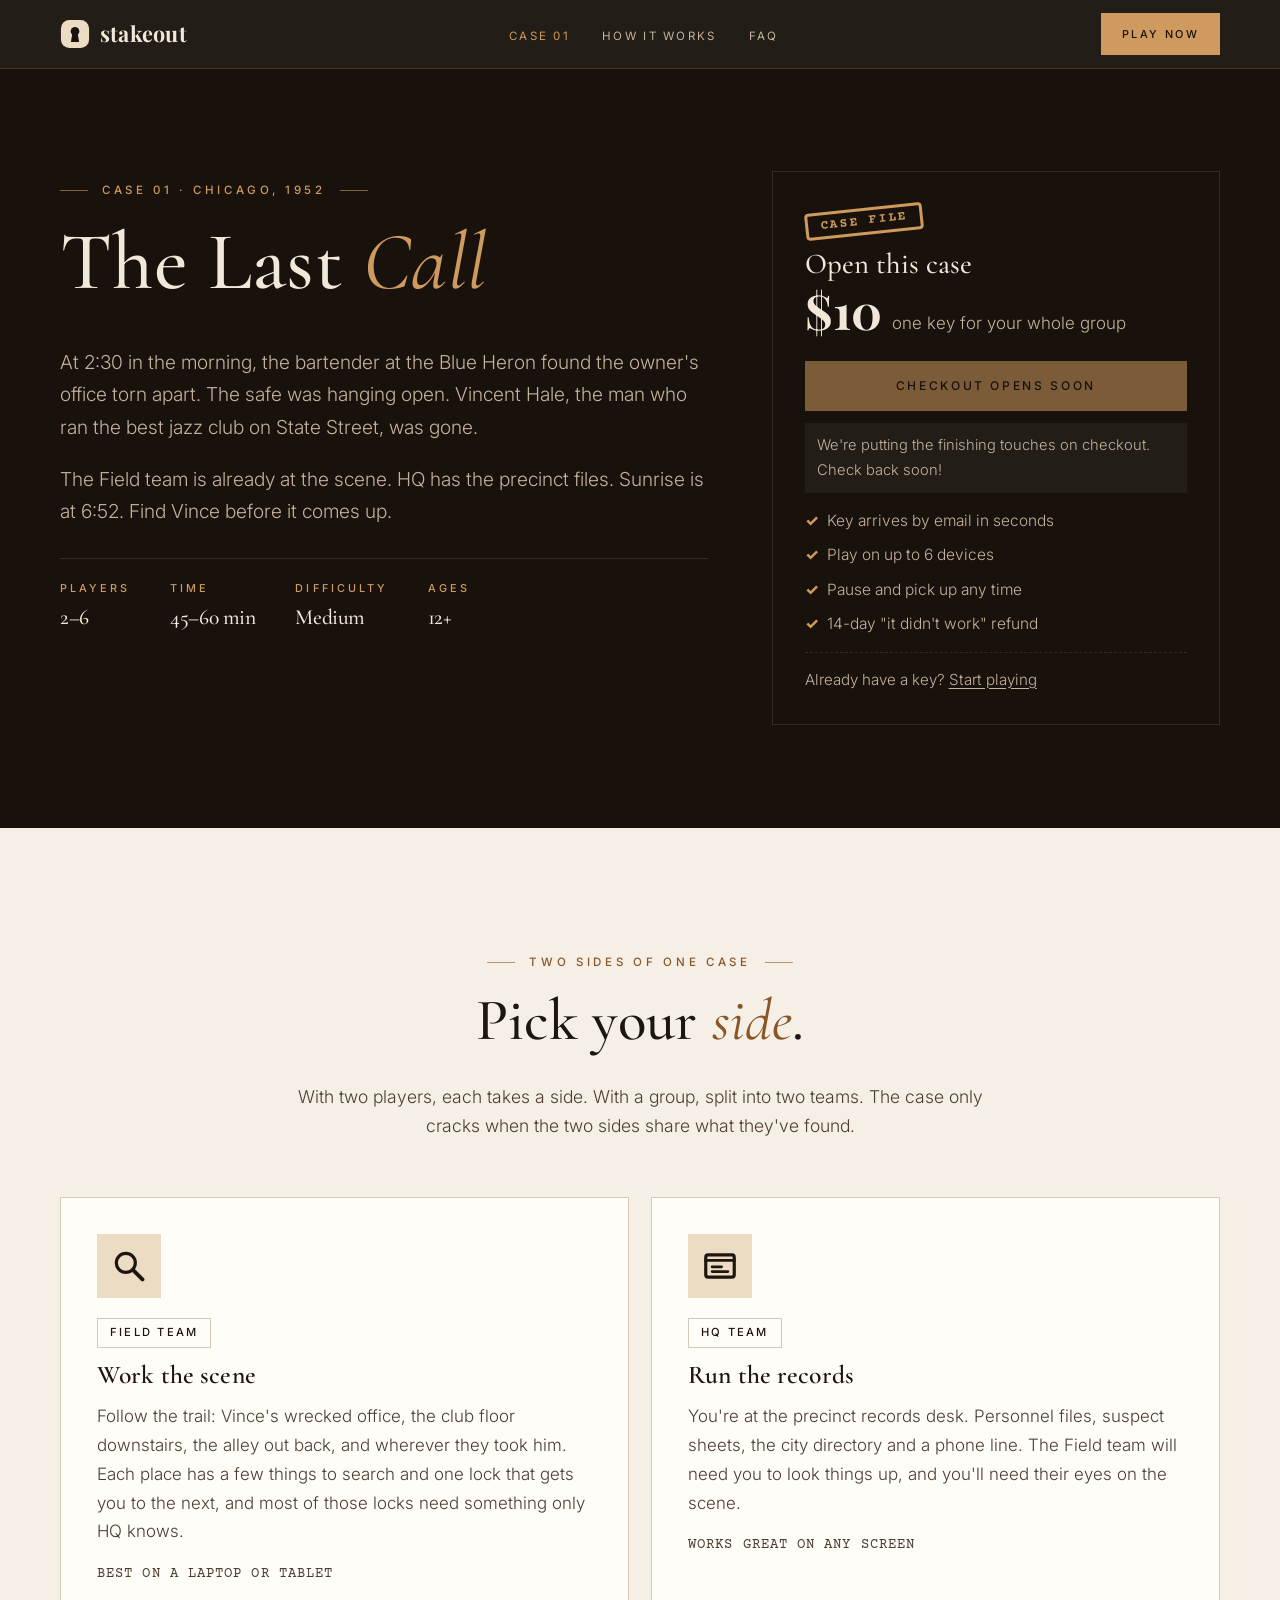
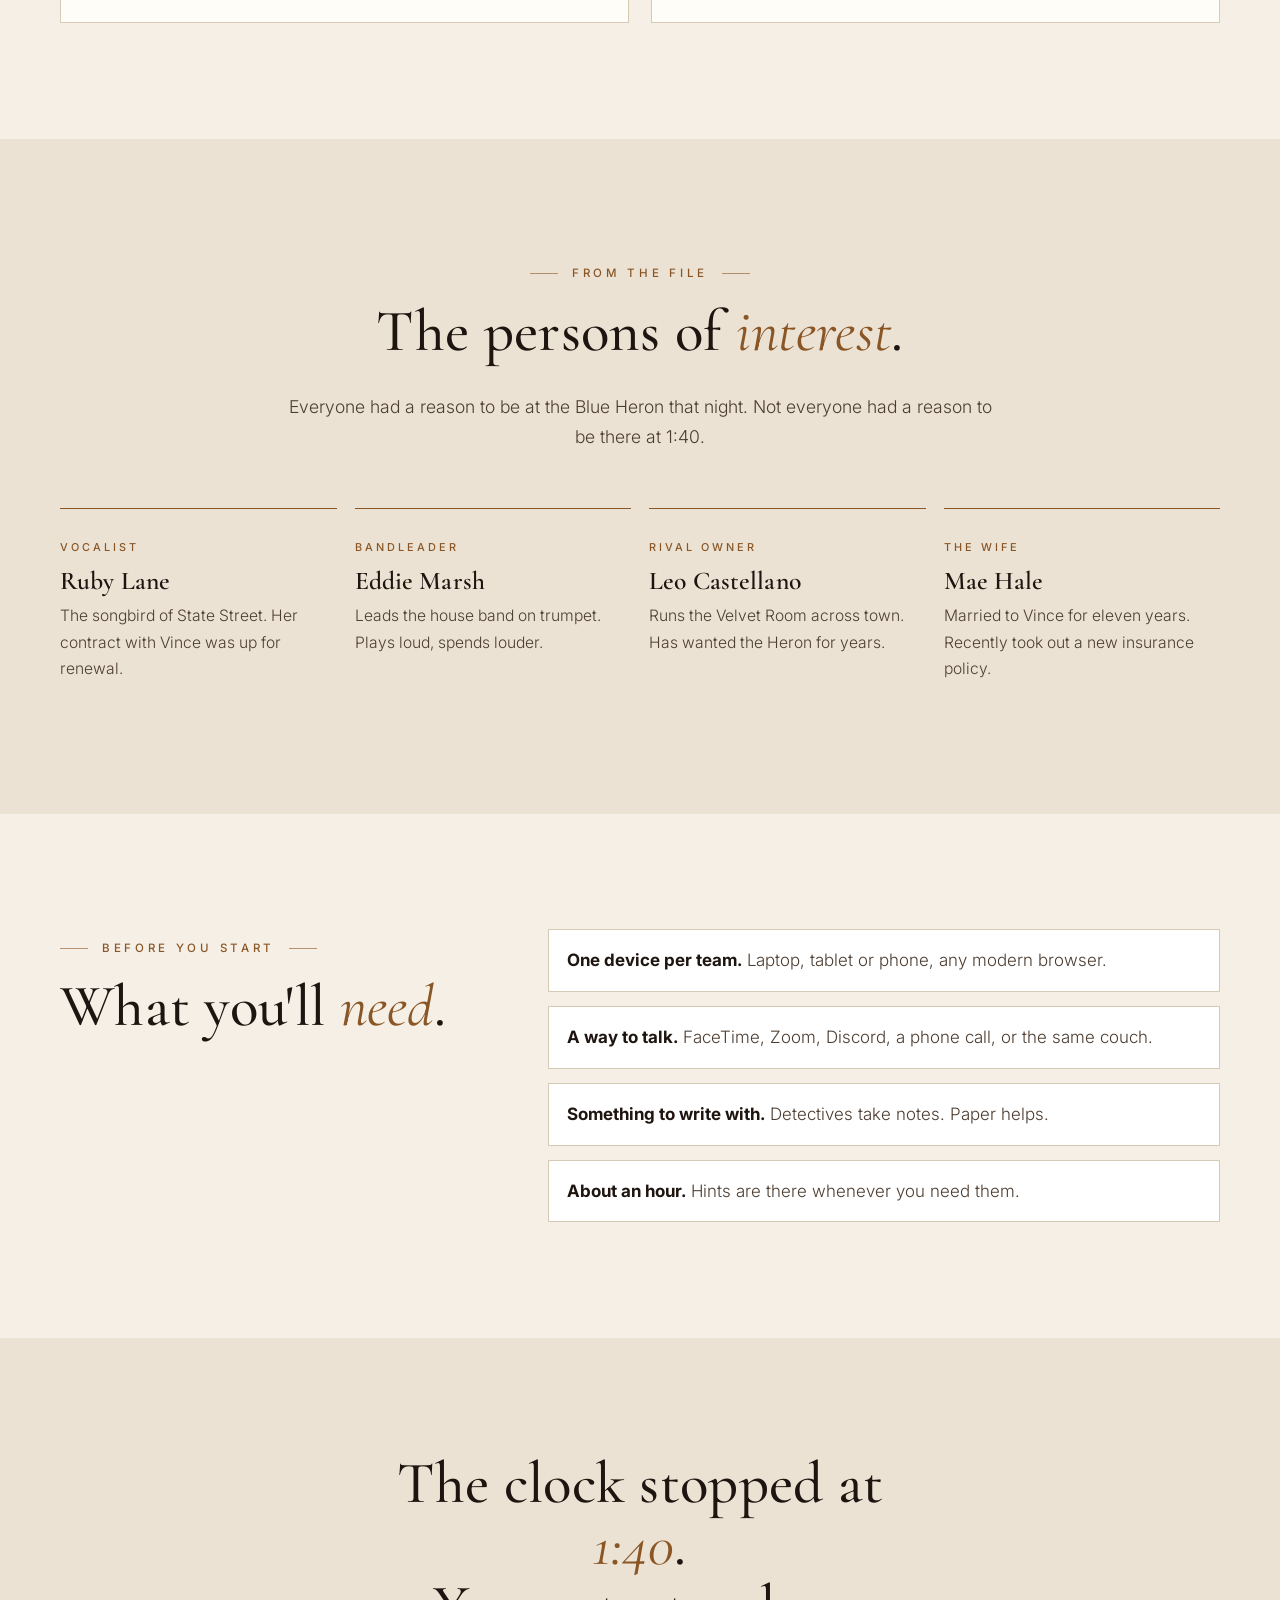
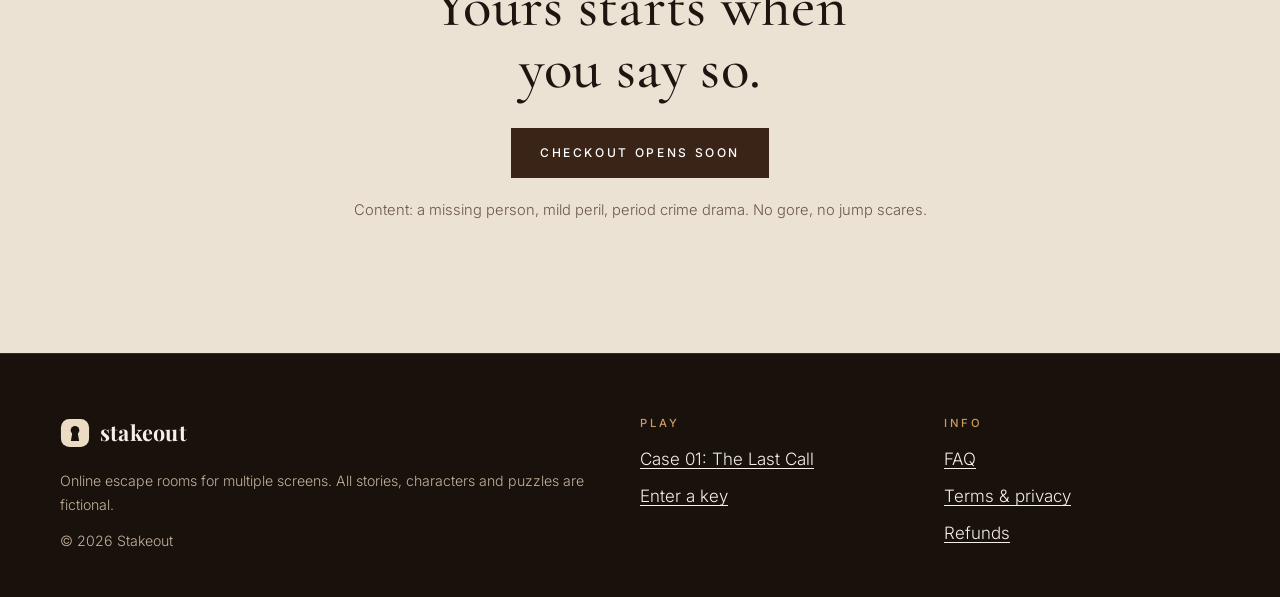
<file: rooms/the-last-call.html>
<!doctype html>
<html lang="en">
<head>
<meta charset="utf-8">
<meta name="viewport" content="width=device-width, initial-scale=1">
<title>The Last Call · Stakeout</title>
<meta name="description" content="Case 01: Chicago, 1952. A jazz club owner vanished after closing. An online detective escape room for 2–6 players on multiple screens. $10.">
<meta property="og:title" content="The Last Call · Stakeout Case 01">
<meta property="og:description" content="Chicago, 1952. The Blue Heron's owner is missing and dawn is coming. 2–6 players, multiple screens, $10.">
<meta name="theme-color" content="#18110c">
<script>try{var q=new URLSearchParams(location.search).get("colors");if(q&&/^[abc]$/.test(q))localStorage.setItem("stakeout-colors",q);var c=localStorage.getItem("stakeout-colors");if(c&&c!=="a")document.documentElement.dataset.palette=c}catch(e){}</script>
<link rel="icon" href="../images/favicon.svg" type="image/svg+xml">
<link rel="preconnect" href="https://fonts.googleapis.com">
<link rel="preconnect" href="https://fonts.gstatic.com" crossorigin>
<link rel="stylesheet" href="https://fonts.googleapis.com/css2?family=Cormorant+Garamond:ital,wght@0,500;0,600;1,400;1,500&family=Courier+Prime:wght@400;700&family=Inter:wght@300..700&family=Playfair+Display:wght@700&display=swap">
<link rel="stylesheet" href="../css/site.css">
<link rel="stylesheet" href="../css/case.css">
</head>
<body>
<a class="skip" href="#main">Skip to content</a>

<header class="nav">
  <div class="wrap">
    <a class="logo" href="../" aria-label="Stakeout home">
      <svg viewBox="0 0 32 32" aria-hidden="true"><rect x="1" y="1" width="30" height="30" rx="9" fill="#111e2b"/><circle cx="16" cy="13" r="4.6" fill="#e6dcc3"/><path d="M13.2 15.5h5.6l1.6 9h-8.8z" fill="#e6dcc3"/></svg>
      stakeout
    </a>
    <nav aria-label="Main">
      <ul>
        <li><a href="the-last-call.html" aria-current="page">Case 01</a></li>
        <li><a href="../#how">How it works</a></li>
        <li><a href="../#faq">FAQ</a></li>
      </ul>
    </nav>
    <a class="btn btn--tape" href="../play.html">Play now</a>
  </div>
</header>

<main id="main">
  <section class="case-hero dark">
    <div class="wrap case-hero-grid">
      <div>
        <span class="eyebrow">Case 01 · Chicago, 1952</span>
        <h1>The Last <em>Call</em></h1>
        <p class="lede">At 2:30 in the morning, the bartender at the Blue Heron found the owner's office torn apart. The safe was hanging open. Vincent Hale, the man who ran the best jazz club on State Street, was gone.</p>
        <p class="lede">The Field team is already at the scene. HQ has the precinct files. Sunrise is at 6:52. Find Vince before it comes up.</p>
        <ul class="facts" aria-label="Case details">
          <li><span>Players</span><strong>2–6</strong></li>
          <li><span>Time</span><strong>45–60 min</strong></li>
          <li><span>Difficulty</span><strong>Medium</strong></li>
          <li><span>Ages</span><strong>12+</strong></li>
        </ul>
      </div>

      <aside class="buy paper" aria-labelledby="buy-title">
        <span class="stamp stamp--file">Case file</span>
        <h2 id="buy-title" class="buy-title">Open this case</h2>
        <p class="buy-price"><strong>$10</strong> <span>one key for your whole group</span></p>
        <a class="btn btn--tape buy-btn" data-buy="last-call" href="#">Buy The Last Call · $10 <span class="arrow" aria-hidden="true">→</span></a>
        <p class="buy-note" data-buy-note="last-call" hidden>We're putting the finishing touches on checkout. Check back soon!</p>
        <ul class="buy-list">
          <li>Key arrives by email in seconds</li>
          <li>Play on up to 6 devices</li>
          <li>Pause and pick up any time</li>
          <li>14-day "it didn't work" refund</li>
        </ul>
        <p class="buy-have">Already have a key? <a href="../play.html?room=last-call">Start playing</a></p>
      </aside>
    </div>
  </section>

  <section>
    <div class="wrap">
      <div class="section-head reveal">
        <span class="eyebrow">Two sides of one case</span>
        <h2>Pick your <em>side</em>.</h2>
        <p>With two players, each takes a side. With a group, split into two teams. The case only cracks when the two sides share what they've found.</p>
      </div>
      <div class="roles">
        <article class="role paper reveal">
          <div class="role-ico" aria-hidden="true">
            <svg viewBox="0 0 48 48"><circle cx="20" cy="20" r="12" fill="none" stroke="currentColor" stroke-width="4"/><path d="M29 29l12 12" stroke="currentColor" stroke-width="5" stroke-linecap="round"/></svg>
          </div>
          <span class="chip">Field team</span>
          <h3>Work the scene</h3>
          <p>Follow the trail: Vince's wrecked office, the club floor downstairs, the alley out back, and wherever they took him. Each place has a few things to search and one lock that gets you to the next, and most of those locks need something only HQ knows.</p>
          <p class="best typed">Best on a laptop or tablet</p>
        </article>
        <article class="role paper reveal">
          <div class="role-ico" aria-hidden="true">
            <svg viewBox="0 0 48 48"><rect x="6" y="10" width="36" height="28" rx="3" fill="none" stroke="currentColor" stroke-width="4"/><path d="M6 17h36M14 25h12M14 31h20" stroke="currentColor" stroke-width="3.5" stroke-linecap="round"/></svg>
          </div>
          <span class="chip">HQ team</span>
          <h3>Run the records</h3>
          <p>You're at the precinct records desk. Personnel files, suspect sheets, the city directory and a phone line. The Field team will need you to look things up, and you'll need their eyes on the scene.</p>
          <p class="best typed">Works great on any screen</p>
        </article>
      </div>
    </div>
  </section>

  <section class="alt">
    <div class="wrap">
      <div class="section-head reveal">
        <span class="eyebrow">From the file</span>
        <h2>The persons of <em>interest</em>.</h2>
        <p>Everyone had a reason to be at the Blue Heron that night. Not everyone had a reason to be there at 1:40.</p>
      </div>
      <div class="poi">
        <div class="poi-card reveal"><span class="typed poi-tag">Vocalist</span><h3>Ruby Lane</h3><p>The songbird of State Street. Her contract with Vince was up for renewal.</p></div>
        <div class="poi-card reveal"><span class="typed poi-tag">Bandleader</span><h3>Eddie Marsh</h3><p>Leads the house band on trumpet. Plays loud, spends louder.</p></div>
        <div class="poi-card reveal"><span class="typed poi-tag">Rival owner</span><h3>Leo Castellano</h3><p>Runs the Velvet Room across town. Has wanted the Heron for years.</p></div>
        <div class="poi-card reveal"><span class="typed poi-tag">The wife</span><h3>Mae Hale</h3><p>Married to Vince for eleven years. Recently took out a new insurance policy.</p></div>
      </div>
    </div>
  </section>

  <section>
    <div class="wrap need">
      <div class="reveal">
        <span class="eyebrow">Before you start</span>
        <h2>What you'll <em>need</em>.</h2>
      </div>
      <ul class="need-list reveal">
        <li><strong>One device per team.</strong> Laptop, tablet or phone, any modern browser.</li>
        <li><strong>A way to talk.</strong> FaceTime, Zoom, Discord, a phone call, or the same couch.</li>
        <li><strong>Something to write with.</strong> Detectives take notes. Paper helps.</li>
        <li><strong>About an hour.</strong> Hints are there whenever you need them.</li>
      </ul>
    </div>
  </section>

  <section class="final-cta alt">
    <div class="wrap">
      <h2 class="reveal">The clock stopped at <em>1:40</em>.<br>Yours starts when you say so.</h2>
      <a class="btn btn--tape reveal" data-buy="last-call" href="#">Buy The Last Call · $10 <span class="arrow" aria-hidden="true">→</span></a>
      <p class="content-note reveal">Content: a missing person, mild peril, period crime drama. No gore, no jump scares.</p>
    </div>
  </section>
</main>

<footer>
  <div class="wrap">
    <div>
      <a class="logo" href="../"><svg viewBox="0 0 32 32" aria-hidden="true" width="30" height="30"><rect x="1" y="1" width="30" height="30" rx="9" fill="#e6dcc3"/><circle cx="16" cy="13" r="4.6" fill="#111e2b"/><path d="M13.2 15.5h5.6l1.6 9h-8.8z" fill="#111e2b"/></svg>stakeout</a>
      <small>Online escape rooms for multiple screens. All stories, characters and puzzles are fictional.</small>
      <small>© <span data-year></span> Stakeout</small>
    </div>
    <div>
      <h4>Play</h4>
      <ul><li><a href="the-last-call.html">Case 01: The Last Call</a></li><li><a href="../play.html">Enter a key</a></li></ul>
    </div>
    <div>
      <h4>Info</h4>
      <ul><li><a href="../#faq">FAQ</a></li><li><a href="../legal.html">Terms &amp; privacy</a></li><li><a href="../legal.html#refunds">Refunds</a></li></ul>
    </div>
  </div>
</footer>

<script src="../js/config.js"></script>
<script src="../js/site.js"></script>
</body>
</html>
</file>
<file: css/site.css>
/* Stakeout — shared styles
   Three color options to choose from, picked with ?colors=a|b|c (remembered on this device):
   a · Whiskey & smoke (Figma "Chocolate truffle"), b · Oxblood & gold, c · Graphite & ember.
   Each has a dark night color, a light paper color for the game screens, and one warm accent:
   --brass is the accent on night sections, --brass-ink the darker accent for text on paper.
   Look: Salt-style night sections, square spaced-caps buttons, hairline labels, one italic accent word per heading. */
:root {
  --ivory: #f5efe6;
  --gray: #ebe2d4;
  --gray-2: #d6c9b5;
  --char: #1f1510;
  --ink-2: #4d3d31;
  --mute: #6a5848;
  --tape: #ecdcc3;
  --tape-deep: #cf9a5e;
  --brand: #3a2417;
  --night: #18110c;
  --night-2: #100b07;
  --brass: #cf9a5e;
  --brass-ink: #8a5626;
  --night-text: #f2e8d9;
  --night-muted: #c4b39c;
  --night-line: color-mix(in srgb, #cf9a5e 18%, transparent);
  --err: #b3261e;
  --ok: #2e6b3f;
  --line: color-mix(in srgb, var(--char) 13%, transparent);

  --f-head: "Cormorant Garamond", Georgia, serif;
  --f-name: "Playfair Display", Georgia, serif;
  --f-body: "Inter", system-ui, sans-serif;
  --f-type: "Courier Prime", "Courier New", monospace;

  --r: 0px;
  --r-sm: 0px;
  --shadow: 0 1px 0 color-mix(in srgb, var(--char) 6%, transparent), 0 10px 30px -12px color-mix(in srgb, var(--char) 25%, transparent);
  --wrap: 1160px;
  --ease: cubic-bezier(.2, .8, .2, 1);
}

:root[data-palette="b"] {
  --ivory: #f6f1ee;
  --gray: #ece3df;
  --gray-2: #d8c8c2;
  --char: #241014;
  --ink-2: #4f363a;
  --mute: #6b5156;
  --tape: #eedfd6;
  --tape-deep: #d4b06a;
  --brand: #5a1a22;
  --night: #1a0c0f;
  --night-2: #110709;
  --brass: #d4b06a;
  --brass-ink: #7f5f22;
  --night-text: #f3e9e4;
  --night-muted: #c9b1ab;
  --night-line: color-mix(in srgb, #d4b06a 18%, transparent);
}
:root[data-palette="c"] {
  --ivory: #f4f2ef;
  --gray: #e7e4df;
  --gray-2: #d1ccc5;
  --char: #1a1a1a;
  --ink-2: #45413c;
  --mute: #625d57;
  --tape: #efe2d4;
  --tape-deep: #e0884a;
  --brand: #262321;
  --night: #141414;
  --night-2: #0c0c0c;
  --brass: #e0884a;
  --brass-ink: #9a4a17;
  --night-text: #efebe6;
  --night-muted: #b8b1a9;
  --night-line: color-mix(in srgb, #e0884a 18%, transparent);
}

*, *::before, *::after { box-sizing: border-box; }
html { -webkit-text-size-adjust: 100%; scroll-behavior: smooth; }
body {
  margin: 0;
  background: var(--ivory);
  color: var(--char);
  font: 300 1.0625rem/1.7 var(--f-body);
  font-optical-sizing: auto;
}
img, svg { display: block; max-width: 100%; }
a { color: inherit; text-underline-offset: 3px; }
/* Salt's type: Cormorant Garamond headings with one italic brass word, light Inter body */
h1, h2, h3, h4 { font-family: var(--f-head); line-height: 1.05; margin: 0 0 .5em; letter-spacing: .005em; font-weight: 500; }
h1 { font-size: clamp(2.8rem, 6.4vw, 5.2rem); }
h2 { font-size: clamp(2.3rem, 4.6vw, 3.7rem); }
h3 { font-size: 1.6rem; font-weight: 600; }
h1 em, h2 em, h3 em { font-style: italic; font-weight: 400; color: var(--brass-ink); }
.dark h1 em, .dark h2 em, .dark h3 em, .hero h1 em { color: var(--brass); }
p { margin: 0 0 1em; }
.wrap { width: min(var(--wrap), 100% - 32px); margin-inline: auto; }

:focus-visible { outline: 2px solid var(--brass-ink); outline-offset: 3px; }
.dark :focus-visible, .hero :focus-visible, .nav :focus-visible, footer :focus-visible { outline-color: var(--brass); }
[hidden] { display: none !important; }
[tabindex="-1"]:focus { outline: none; box-shadow: none; }
.skip { position: absolute; left: 12px; top: -60px; z-index: 100; background: var(--tape); color: var(--char); padding: 10px 16px; border-radius: var(--r-sm); font-weight: 700; text-decoration: none; transition: top .2s; }
.skip:focus { top: 12px; }
.sr-only { position: absolute; width: 1px; height: 1px; overflow: hidden; clip: rect(0 0 0 0); white-space: nowrap; }

/* ---------- buttons ---------- */
/* square, spaced capitals: filled navy (brass on night sections) plus an outlined one */
.btn {
  --bg: var(--char); --fg: var(--ivory); --bd: var(--char);
  display: inline-flex; align-items: center; justify-content: center; gap: .7em; white-space: nowrap;
  min-height: 50px; padding: 0 28px;
  border: 1px solid var(--bd); border-radius: 0;
  background: var(--bg); color: var(--fg);
  font: 500 .75rem/1 var(--f-body); letter-spacing: .22em; text-transform: uppercase; text-decoration: none; cursor: pointer;
  transition: background .25s, color .25s, border-color .25s, transform .25s;
}
.btn:hover { --bg: transparent; --fg: var(--char); }
.btn:active { transform: scale(.98); }
.btn--tape { --bg: var(--brand); --bd: var(--brand); --fg: #fff; }
.btn--tape:hover { --bg: transparent; --fg: var(--brand); }
.btn--ghost { --bg: transparent; --fg: var(--char); --bd: color-mix(in srgb, var(--char) 35%, transparent); }
.btn--ghost:hover { --bg: var(--char); --fg: var(--ivory); --bd: var(--char); }
.dark .btn--tape, .hero .btn--tape, .nav .btn--tape { --bg: var(--brass); --bd: var(--brass); --fg: var(--night); }
.dark .btn--tape:hover, .hero .btn--tape:hover, .nav .btn--tape:hover { --bg: transparent; --fg: var(--brass); }
.dark .btn--ghost, .hero .btn--ghost { --fg: var(--night-text); --bd: var(--night-line); }
.dark .btn--ghost:hover, .hero .btn--ghost:hover { --bg: transparent; --fg: var(--brass); --bd: var(--brass); }
.btn[disabled], .btn[aria-disabled="true"] { opacity: .55; cursor: not-allowed; transform: none; box-shadow: none; }
.btn .arrow { transition: transform .18s var(--ease); }
.btn:hover .arrow { transform: translateX(3px); }

.chip { display: inline-flex; align-items: center; gap: 6px; padding: 5px 12px; border: 1px solid var(--gray-2); background: transparent; font: 500 .7rem/1.6 var(--f-body); letter-spacing: .2em; text-transform: uppercase; }
.chip--tape { background: var(--tape); }
/* small spaced label with a hairline on each side */
.eyebrow { display: inline-flex; align-items: center; gap: 14px; font: 500 .72rem/1 var(--f-body); text-transform: uppercase; letter-spacing: .32em; color: var(--brass-ink); margin-bottom: 22px; }
.eyebrow::before, .eyebrow::after { content: ""; width: 28px; height: 1px; background: currentColor; opacity: .6; }
.dark .eyebrow, .hero .eyebrow { color: var(--brass); }

/* ---------- nav ---------- */
.nav { position: sticky; top: 0; z-index: 50; background: color-mix(in srgb, var(--night) 95%, transparent); backdrop-filter: blur(10px); border-bottom: 1px solid var(--night-line); color: var(--night-text); }
.nav .wrap { display: flex; align-items: center; justify-content: space-between; min-height: 68px; gap: 16px; }
.logo { display: inline-flex; align-items: center; gap: 10px; font: 700 1.35rem/1 var(--f-name); letter-spacing: .01em; text-decoration: none; }
.logo svg { width: 30px; height: 30px; }
.nav .logo svg rect, footer .logo svg rect { fill: var(--tape); }
.nav .logo svg circle, .nav .logo svg path, footer .logo svg circle, footer .logo svg path { fill: var(--night); }
.nav ul { display: flex; gap: 32px; list-style: none; margin: 0 0 0 auto; padding: 0; }
.nav ul a { text-decoration: none; font: 400 .72rem/1 var(--f-body); letter-spacing: .2em; text-transform: uppercase; color: var(--night-muted); transition: color .2s; }
.nav ul a:hover, .nav ul a[aria-current] { color: var(--brass); }
.nav .btn { min-height: 42px; padding: 0 20px; font-size: .68rem; }
@media (max-width: 760px) { .nav ul { display: none; } }

/* ---------- sections ---------- */
section { padding: clamp(64px, 9vw, 120px) 0; }
.section-head { max-width: 720px; margin: 0 auto 56px; text-align: center; }
.section-head p { color: var(--ink-2); font-size: 1.1rem; }
.alt { background: var(--gray); }
/* night sections */
.dark { background: var(--night); color: var(--night-text); }
.dark--2 { background: var(--night-2); }
.dark p, .dark li { color: var(--night-muted); }
.dark strong { color: var(--night-text); }
.dark .section-head p { color: var(--night-muted); }

/* ---------- footer ---------- */
footer { background: var(--night); color: var(--gray); padding: 64px 0 44px; border-top: 1px solid var(--night-line); }
footer a { color: var(--ivory); }
footer .wrap { display: grid; gap: 28px; grid-template-columns: 2fr 1fr 1fr; }
footer .logo { color: var(--ivory); }
footer small { color: var(--night-muted); display: block; margin-top: 12px; }
footer ul { list-style: none; padding: 0; margin: 0; display: grid; gap: 8px; }
footer h4 { font: 500 .7rem/1 var(--f-body); letter-spacing: .28em; text-transform: uppercase; color: var(--brass); margin-bottom: 16px; }
@media (max-width: 760px) { footer .wrap { grid-template-columns: 1fr; } }

/* ---------- paper / evidence ---------- */
.paper { background: #fffdf8; border: 1px solid var(--gray-2); }
.typed { font-family: var(--f-type); }
.stamp { display: inline-block; border: 3px solid currentColor; padding: 4px 12px; font: 700 .95rem/1 var(--f-type); letter-spacing: .14em; text-transform: uppercase; transform: rotate(-6deg); border-radius: 4px; }

/* ---------- reveal on scroll ---------- */
.reveal { opacity: 0; transform: translateY(18px); transition: opacity .6s var(--ease), transform .6s var(--ease); }
.reveal.in { opacity: 1; transform: none; }

@media (prefers-reduced-motion: reduce) {
  *, *::before, *::after { animation: none !important; transition: none !important; scroll-behavior: auto !important; }
  .reveal { opacity: 1; transform: none; }
}
</file>
<file: css/home.css>
/* ---------- hero ---------- */
/* Like Salt: three tall panels side by side, one per case, each slowly cycling its pictures
   under a dark veil, with the name centered on top. */
.hero { position: relative; overflow: hidden; background: var(--night); color: var(--night-text); padding: 0; height: calc(100svh - 68px); min-height: 560px; display: grid; place-items: center; text-align: center; }
.triptych { position: absolute; inset: 0; display: grid; grid-template-columns: repeat(3, 1fr); }
.panel { position: relative; overflow: hidden; display: block; color: inherit; text-decoration: none; background: var(--night-2); }
.panel + .panel { border-left: 1px solid var(--night-line); }
.slide { position: absolute; inset: 0; width: 100%; height: 100%; max-width: none; object-fit: cover; opacity: 0;
  animation: slide calc(var(--n) * 6s) linear infinite; animation-delay: calc(var(--i) * 6s + var(--lag)); }
.slide:first-child { opacity: 1; }
@keyframes slide {
  0% { opacity: 0; transform: scale(1.04); }
  6% { opacity: 1; }
  33% { opacity: 1; }
  40% { opacity: 0; transform: scale(1.14); }
  100% { opacity: 0; transform: scale(1.14); }
}
.panel.soon .slide { filter: grayscale(.55) brightness(.8); }
.panel-label { position: absolute; left: 0; right: 0; bottom: 34px; z-index: 3; display: grid; gap: 8px; font: 500 1.35rem/1 var(--f-head); letter-spacing: .01em; color: var(--night-text); transition: color .3s; }
.panel-label span { font: 400 .66rem/1 var(--f-body); letter-spacing: .32em; text-transform: uppercase; color: var(--brass); }
.panel.soon .panel-label { color: var(--night-muted); }
a.panel:hover .panel-label { color: var(--brass); }
a.panel:hover .slide { filter: brightness(1.12); }
.hero-veil { position: absolute; inset: 0; z-index: 1; pointer-events: none;
  background: radial-gradient(75% 60% at 50% 46%, color-mix(in srgb, var(--night) 22%, transparent), color-mix(in srgb, var(--night) 77%, transparent) 78%), linear-gradient(color-mix(in srgb, var(--night) 40%, transparent), color-mix(in srgb, var(--night) 20%, transparent) 40%, color-mix(in srgb, var(--night) 80%, transparent)); }
.hero-copy { position: relative; z-index: 2; max-width: 640px; padding: 0 24px; display: flex; flex-direction: column; align-items: center; pointer-events: none; }
.hero-copy a { pointer-events: auto; }
.hero .eyebrow { color: var(--brass); }
.hero-name { font: 700 clamp(3.6rem, 9vw, 7rem)/1 var(--f-name); letter-spacing: .01em; margin: 0 0 14px; color: var(--night-text); }
.hero-sub { font: 400 .68rem/1 var(--f-body); letter-spacing: .38em; text-transform: uppercase; color: var(--brass); margin: 0 0 26px; }
.hero-line { font: 400 clamp(1.3rem, 2.2vw, 1.7rem)/1.4 var(--f-head); color: var(--night-text); margin: 0 0 34px; }
.hero-line em { font-style: italic; color: var(--brass); }
.hero-cta { display: flex; flex-wrap: wrap; justify-content: center; gap: 14px; }
@media (max-width: 760px) {
  .panel-label { bottom: 22px; font-size: 1rem; }
  .panel-label span { font-size: .55rem; letter-spacing: .22em; }
  .hero-copy { padding-bottom: 70px; }
  .hero .eyebrow { font-size: .6rem; letter-spacing: .18em; gap: 8px; }
  .hero .eyebrow::before, .hero .eyebrow::after { width: 14px; }
  .hero-sub { font-size: .58rem; letter-spacing: .2em; }
}
@media (prefers-reduced-motion: reduce) { .slide { animation: none; } }

/* ---------- how ---------- */
.steps { list-style: none; padding: 0; margin: 0 0 48px; display: grid; grid-template-columns: repeat(3, 1fr); gap: 0; border: 1px solid var(--gray-2); }
@media (max-width: 860px) { .steps { grid-template-columns: 1fr; } }
.step { padding: 40px 34px; border: 0; transition: background .3s; }
.step + .step { border-left: 1px solid var(--gray-2); }
@media (max-width: 860px) { .step + .step { border-left: 0; border-top: 1px solid var(--gray-2); } }
.step:hover { background: #fff; }
.step-n { display: block; font: 400 .72rem/1 var(--f-body); letter-spacing: .32em; color: var(--brass-ink); margin-bottom: 22px; }
.step p { color: var(--ink-2); margin: 0; }
.split { display: grid; grid-template-columns: 1fr 80px 1fr; gap: 20px; align-items: center; border: 1px solid var(--gray-2); padding: 34px; background: #fff; }
.split ul { margin: 16px 0 0; padding-left: 1.1em; color: var(--ink-2); }
.split .chip { color: var(--brass-ink); }
.split-mid path { stroke: var(--brass-ink); }
.split-mid svg { width: 80px; }
@media (max-width: 700px) { .split { grid-template-columns: 1fr; } .split-mid { justify-self: center; transform: rotate(90deg); } }

/* ---------- duo ---------- */
.duo-grid { display: grid; grid-template-columns: 1fr 1fr; gap: 0; border: 1px solid var(--gray-2); background: var(--ivory); }
.duo-grid > div { padding: clamp(32px, 5vw, 60px); text-align: center; display: flex; flex-direction: column; align-items: center; }
.duo-grid > div + div { border-left: 1px solid var(--gray-2); }
.duo-grid p { max-width: 34em; margin-bottom: 28px; color: var(--ink-2); }
@media (max-width: 760px) { .duo-grid { grid-template-columns: 1fr; } .duo-grid > div + div { border-left: 0; border-top: 1px solid var(--gray-2); } }

/* ---------- faq ---------- */
.faq-wrap { max-width: 820px; }
.faq details { border-bottom: 1px solid var(--gray-2); background: transparent; }
.faq summary { cursor: pointer; list-style: none; padding: 22px 40px 22px 0; position: relative; font: 500 1.4rem/1.3 var(--f-head); color: var(--char); }
.faq summary::-webkit-details-marker { display: none; }
.faq summary::after { content: "+"; position: absolute; right: 6px; top: 50%; translate: 0 -50%; font: 400 1.6rem/1 var(--f-body); transition: rotate .2s var(--ease); }
.faq details[open] summary::after { rotate: 45deg; }
.faq details p { color: var(--ink-2); margin: 0 0 20px; max-width: 60ch; }
.faq summary::after { color: var(--brass-ink); }
</file>
<file: css/game.css>
/* ---------- game bar ---------- */
.gbar { position: sticky; top: 0; z-index: 40; display: flex; align-items: center; gap: 16px; padding: 10px 16px; min-height: 64px; background: color-mix(in srgb, var(--ivory) 92%, transparent); backdrop-filter: blur(10px); border-bottom: 1px solid var(--line); }
.gbar-case { display: flex; align-items: center; gap: 10px; min-width: 0; }
.gbar-title { font-weight: 700; font-size: .95rem; white-space: nowrap; overflow: hidden; text-overflow: ellipsis; }
.gbar-tools { margin-left: auto; display: flex; align-items: center; gap: 8px; }
.clock-chip { display: grid; justify-items: end; line-height: 1.1; padding: 4px 12px; border: 1px solid var(--char); border-radius: 0; background: #fff; min-width: 96px; }
.clock-chip .typed { font-weight: 700; font-size: 1rem; }
.clock-sub { font-size: .75rem; color: var(--mute); font-variant-numeric: tabular-nums; }
.clock-chip.late { background: var(--tape); }
.clock-chip.late .clock-sub { color: var(--char); }
.icon-btn { display: inline-grid; place-items: center; width: 44px; height: 44px; border: 1px solid var(--char); border-radius: 0; background: #fff; color: var(--char); cursor: pointer; transition: transform .15s var(--ease), background .15s; }
.icon-btn:hover { background: var(--tape); transform: translateY(-1px); }
.icon-btn svg { width: 22px; height: 22px; }
@media (max-width: 640px) {
  .logo-word, .gbar-title { display: none; }
  .gbar { gap: 8px; }
}

/* ---------- screens ---------- */
.screen { padding: clamp(28px, 6vw, 72px) 16px; }
.screen--game { padding: 20px 16px 48px; }
.card { max-width: 560px; margin: 0 auto; padding: clamp(24px, 4vw, 40px); }
.wide { max-width: 900px; margin: 0 auto; }
.screen-h { font-size: clamp(2rem, 5vw, 3rem); margin-bottom: 12px; }
.muted { color: var(--ink-2); }
.small { font-size: .92rem; }
code { font: 700 .95em var(--f-type); background: var(--tape); padding: 1px 6px; border-radius: 4px; }

label { font-weight: 650; display: block; margin-bottom: 8px; }
#key-input { width: 100%; min-height: 52px; padding: 0 14px; border: 2px solid var(--char); border-radius: var(--r-sm); font: 400 1rem var(--f-type); background: #fff; color: var(--char); }
#key-input:focus { outline: none; box-shadow: 0 0 0 4px var(--tape); }
[aria-invalid="true"] { border-color: var(--err) !important; }
.field-msg { min-height: 1.5em; margin: 10px 0 14px; font-size: .95rem; }
.field-msg.bad { color: var(--err); }
.field-msg.good { color: var(--ok); font-weight: 650; }
.preview-banner { background: var(--tape); border-radius: var(--r-sm); padding: 12px 14px; margin: 0 0 18px; font-size: .95rem; }
.preview-banner code { background: #fff; }
.btn.busy { position: relative; color: transparent; }
.btn.busy::after { content: ""; position: absolute; width: 18px; height: 18px; border: 3px solid var(--char); border-right-color: transparent; border-radius: 50%; animation: spin .7s linear infinite; }
@keyframes spin { to { transform: rotate(360deg); } }

/* role pick */
.role-pick { display: grid; grid-template-columns: 1fr 1fr; gap: 18px; margin: 28px 0; }
@media (max-width: 640px) { .role-pick { grid-template-columns: 1fr; } }
.role-card { display: grid; gap: 8px; text-align: left; padding: 26px; cursor: pointer; font: inherit; color: inherit; border: 2px solid var(--char); transition: transform .2s var(--ease), box-shadow .2s var(--ease), background .2s; }
.role-card:hover { transform: translateY(-4px); box-shadow: 0 8px 0 -2px var(--char); background: #fffdf3; }
.role-ico { width: 60px; height: 60px; border-radius: 0; background: var(--tape); display: grid; place-items: center; margin-bottom: 6px; }
.role-ico svg { width: 36px; }
.role-name { font: 750 1.6rem/1.1 var(--f-head); }
.role-desc { color: var(--ink-2); }
.role-best { font-size: .8rem; color: var(--mute); text-transform: uppercase; letter-spacing: .08em; }
.invite { display: flex; gap: 16px; align-items: center; justify-content: space-between; border: 2px dashed var(--gray-2); border-radius: var(--r); padding: 18px 20px; }
.invite p { margin: 4px 0 0; word-break: break-word; }
@media (max-width: 640px) { .invite { flex-direction: column; align-items: flex-start; } }

/* briefing */
.brief { max-width: 660px; }
.brief .stamp { color: var(--ink-2); margin-bottom: 18px; }
.brief-dateline { color: var(--mute); font-size: .92rem; letter-spacing: .04em; }
.brief-actions, .end-actions { display: flex; flex-wrap: wrap; gap: 12px; margin-top: 24px; }

/* ---------- game layout ---------- */
.game { display: grid; grid-template-columns: minmax(0, 1fr) 320px; gap: 22px; max-width: 1400px; margin: 0 auto; align-items: start; }
@media (max-width: 1000px) { .game { grid-template-columns: 1fr; } }
.scene-head { display: flex; flex-wrap: wrap; align-items: baseline; gap: 4px 16px; margin-bottom: 14px; }
.scene-head p { margin: 0; }
.view-h { font-size: clamp(1.6rem, 3vw, 2.2rem); margin: 0; }
.sub-h { font-size: 1.1rem; margin: 22px 0 10px; }

/* board */
.board { position: sticky; top: 84px; background: #fff; border: 2px solid var(--char); border-radius: var(--r); padding: 18px; max-height: calc(100vh - 100px); overflow: auto; }
@media (max-width: 1000px) { .board { position: static; max-height: none; } }
.board-h { font-size: 1.2rem; margin-bottom: 12px; }
.leads { list-style: none; margin: 0; padding: 0; display: grid; gap: 10px; }
.lead { border: 1px solid var(--gray-2); border-radius: var(--r-sm); padding: 12px; background: var(--ivory); }
.lead.done { opacity: .7; background: transparent; }
.lead.done strong { text-decoration: line-through; text-decoration-thickness: 2px; }
.lead.locked { border-style: dashed; background: transparent; }
.lead-top { display: flex; gap: 10px; }
.lead-mark { flex: none; width: 26px; height: 26px; border-radius: 50%; display: grid; place-items: center; background: var(--tape); font: 700 .85rem/1 var(--f-type); }
.lead.done .lead-mark { background: var(--ok); color: #fff; }
.lead.locked .lead-mark { background: var(--gray); color: var(--mute); }
.lead-txt { display: grid; gap: 2px; min-width: 0; }
.lead-txt span { color: var(--ink-2); font-size: .9rem; }
.lead-hints { margin: 10px 0 0 36px; display: grid; gap: 8px; }
.hint { margin: 0; font-size: .92rem; background: #fff; border-left: 3px solid var(--tape); padding: 8px 10px; border-radius: 0; animation: pop .35s var(--ease); }
.hint .typed { font-weight: 700; font-size: .78rem; text-transform: uppercase; letter-spacing: .08em; display: block; color: var(--mute); }
.hint-btn { justify-self: start; background: none; border: 0; padding: 4px 0; font: 650 .9rem var(--f-body); color: var(--char); text-decoration: underline; text-underline-offset: 3px; cursor: pointer; }
.hint-btn:hover { text-decoration-thickness: 2px; }
.board-cta { width: 100%; margin-top: 14px; }
.board-tip { font-size: .88rem; color: var(--ink-2); margin: 16px 0 0; padding-top: 14px; border-top: 1px dashed var(--gray-2); }
@keyframes pop { from { opacity: 0; transform: translateY(-4px); } }

/* ---------- field scene ---------- */
.scene { position: relative; border: 2px solid var(--char); border-radius: var(--r); overflow: hidden; background: var(--char); box-shadow: var(--shadow); }
.scene-svg { width: 100%; height: auto; }
.hotspots { position: absolute; inset: 0; }
.hs { position: absolute; width: 34px; height: 34px; translate: -50% -50%; border-radius: 50%; border: 3px solid var(--char); background: var(--tape); cursor: pointer; padding: 0; box-shadow: 0 0 0 0 color-mix(in srgb, var(--tape) 67%, transparent); animation: ping 2.4s var(--ease) infinite; transition: transform .15s var(--ease); }
.hs::after { content: ""; position: absolute; inset: 8px; border-radius: 50%; background: var(--char); }
.hs.seen { animation: none; background: #fff; }
.hs.seen::after { inset: 10px; background: var(--mute); }
.hs:hover, .hs:focus-visible { transform: scale(1.18); z-index: 2; }
.hs-tip { position: absolute; left: 50%; bottom: calc(100% + 8px); translate: -50% 0; white-space: nowrap; background: var(--char); color: var(--ivory); font: 600 .8rem/1 var(--f-body); padding: 7px 10px; border-radius: 6px; opacity: 0; pointer-events: none; transition: opacity .15s; }
.hs:hover .hs-tip, .hs:focus-visible .hs-tip { opacity: 1; }
@keyframes ping { 0% { box-shadow: 0 0 0 0 color-mix(in srgb, var(--tape) 80%, transparent); } 70%, 100% { box-shadow: 0 0 0 14px color-mix(in srgb, var(--tape) 0%, transparent); } }
@media (max-width: 640px) { .hs { width: 26px; height: 26px; } .hs::after { inset: 6px; } }
.examine { list-style: none; padding: 0; margin: 0; display: flex; flex-wrap: wrap; gap: 8px; }
.ex-btn { min-height: 40px; padding: 0 14px; border-radius: 0; border: 1px solid var(--char); background: #fff; font: 600 .92rem var(--f-body); color: var(--char); cursor: pointer; transition: background .15s, transform .15s var(--ease); }
.ex-btn:hover { background: var(--tape); transform: translateY(-1px); }
.ex-btn.seen { border-color: var(--gray-2); color: var(--ink-2); }

/* ---------- modal ---------- */
.modal { width: min(640px, calc(100% - 24px)); max-height: calc(100vh - 32px); padding: 0; border: 2px solid var(--char); border-radius: var(--r); background: var(--ivory); color: var(--char); box-shadow: 0 30px 80px -20px #000a; }
.modal.wide { width: min(980px, calc(100% - 24px)); }
.modal::backdrop { background: color-mix(in srgb, var(--char) 70%, transparent); backdrop-filter: blur(3px); }
.modal[open] { animation: modal-in .28s var(--ease); }
@keyframes modal-in { from { opacity: 0; transform: translateY(14px) scale(.98); } }
.modal-in { display: flex; flex-direction: column; max-height: calc(100vh - 36px); }
.modal-head { display: flex; align-items: center; justify-content: space-between; gap: 12px; padding: 14px 16px 14px 22px; border-bottom: 1px solid var(--gray-2); }
.modal-head h2 { font-size: 1.35rem; margin: 0; }
.modal-body { padding: 22px; overflow: auto; }
.modal-body > :last-child { margin-bottom: 0; }

/* ---------- documents ---------- */
.doc { background: #fff; border: 1px solid var(--gray-2); border-radius: 0; padding: 20px 22px; box-shadow: 0 1px 0 color-mix(in srgb, var(--char) 6%, transparent), 0 8px 20px -14px color-mix(in srgb, var(--char) 38%, transparent); margin-bottom: 16px; font-family: var(--f-type); }
.doc p, .doc dd { font-family: var(--f-type); }
.doc-h { font-size: .78rem; text-transform: uppercase; letter-spacing: .12em; color: var(--mute); margin-bottom: 6px; }
.doc-title { font: 700 1.4rem/1.15 var(--f-type); letter-spacing: 0; margin: 0 0 14px; }
.doc-dl { display: grid; grid-template-columns: max-content 1fr; gap: 6px 16px; margin: 0 0 14px; }
.doc-dl dt { font: 700 .78rem/1.8 var(--f-type); text-transform: uppercase; letter-spacing: .08em; color: var(--mute); }
.doc-dl dd { margin: 0; }
@media (max-width: 520px) { .doc-dl { grid-template-columns: 1fr; gap: 0; } .doc-dl dd { margin-bottom: 8px; } }
.doc--ticket { background: #fbf3dc; border-style: dashed; }
.doc--ledger { background: #f7f5ef; }
.smudge { color: #7d7466; letter-spacing: -2px; filter: blur(1.2px); }
.handnote { font: 600 1.6rem/1.25 "Caveat", cursive; color: #1f3a5f; background: #fdf6c9; padding: 14px 18px; border-radius: 4px; transform: rotate(-1.5deg); box-shadow: 0 6px 16px -10px color-mix(in srgb, var(--char) 53%, transparent); margin: 6px 0 16px; width: fit-content; max-width: 100%; }
.handnote--long { font-size: 1.45rem; transform: none; width: auto; }
.ledger { width: 100%; border-collapse: collapse; font: 700 1.05rem var(--f-type); }
.ledger td { padding: 8px 6px; border-bottom: 1px solid #e3dccb; }
.ledger-last { letter-spacing: .06em; }
.photo-frame { border: 10px solid #3a2e22; border-radius: 4px; margin-bottom: 14px; }
.clock-item svg, .cuff-item svg { width: 160px; margin-bottom: 12px; }
.drawer-grid { display: grid; grid-template-columns: repeat(3, 1fr); gap: 16px; align-items: start; }
@media (max-width: 800px) { .drawer-grid { grid-template-columns: 1fr; } }
.ev { margin: 0; }
.ev .doc { margin-bottom: 8px; }
.ev-art { background: #fff; border: 1px solid var(--gray-2); border-radius: 0; padding: 10px; margin-bottom: 8px; }
.ev figcaption { font-size: .9rem; color: var(--ink-2); }

/* ---------- locks ---------- */
.lock-form { margin-top: 18px; padding: 18px; background: var(--gray); border-radius: var(--r); }
.lock-ctl { display: flex; justify-content: center; }
.lock-row { display: flex; align-items: center; gap: 14px; flex-wrap: wrap; margin-top: 14px; }
.lock-msg { margin: 0; font-size: .95rem; flex: 1 1 200px; }
.lock-msg.bad { color: var(--err); }
.lock-msg.good { color: var(--ok); font-weight: 700; }
.wheels { display: flex; gap: 6px; flex-wrap: wrap; justify-content: center; }
.wheel { display: grid; justify-items: center; background: var(--char); border-radius: 10px; padding: 4px; }
.wheel-btn { width: 40px; height: 28px; border: 0; background: transparent; color: var(--tape); font-size: .8rem; cursor: pointer; border-radius: 6px; }
.wheel-btn:hover { background: #ffffff1a; }
.wheel-val { display: grid; place-items: center; width: 40px; height: 48px; background: var(--ivory); border-radius: 6px; font: 700 1.6rem/1 var(--f-type); color: var(--char); cursor: ns-resize; user-select: none; }
.wheel-val.spin { animation: tick .18s var(--ease); }
@keyframes tick { from { transform: translateY(-6px); opacity: .4; } }
@media (max-width: 420px) { .wheel-val, .wheel-btn { width: 32px; } .wheel-val { font-size: 1.3rem; } }
.shake { animation: shake .4s; }
@keyframes shake { 25% { translate: -7px 0; } 50% { translate: 6px 0; } 75% { translate: -3px 0; } }
.lock-form.opened .lock-ctl { animation: opened .6s var(--ease); }
@keyframes opened { 40% { transform: scale(1.06); } }
.dial-input { width: 100%; max-width: 320px; min-height: 52px; padding: 0 14px; border: 2px solid var(--char); border-radius: var(--r-sm); font: 700 1.3rem var(--f-type); letter-spacing: .08em; background: #fff; color: var(--char); text-transform: uppercase; }
.dial-input:focus { outline: none; box-shadow: 0 0 0 4px var(--tape); }
.unit-in { max-width: 120px; text-align: center; }

/* ---------- HQ ---------- */
.hq-gate { max-width: 620px; margin: 0 auto; }
.gate-doc .lock-form { background: var(--ivory); }
.hq-grid { display: grid; grid-template-columns: 200px minmax(0, 1fr); gap: 18px; align-items: start; }
@media (max-width: 760px) { .hq-grid { grid-template-columns: 1fr; } }
.tabs { display: grid; gap: 6px; position: sticky; top: 84px; }
@media (max-width: 760px) { .tabs { position: static; display: flex; overflow-x: auto; padding-bottom: 4px; } }
.tab { text-align: left; min-height: 44px; padding: 0 14px; border: 1px solid var(--char); border-radius: 0; background: #fff; font: 650 .95rem var(--f-body); color: var(--char); cursor: pointer; white-space: nowrap; transition: background .15s, transform .15s var(--ease); }
.tab:hover { transform: translateX(2px); }
.tab[aria-selected="true"] { background: var(--tape); }
.tab.locked { border-style: dashed; color: var(--mute); cursor: not-allowed; }
.lock-ico { font-size: .8em; }
.tabpanel { min-width: 0; }
.tabpanel:focus-visible { outline-offset: 6px; }
.table-wrap { overflow-x: auto; }
.rec { width: 100%; border-collapse: collapse; font-size: .95rem; }
.rec th { text-align: left; font: 700 .75rem/1.4 var(--f-type); text-transform: uppercase; letter-spacing: .08em; color: var(--mute); border-bottom: 2px solid var(--char); padding: 8px; }
.rec td { padding: 9px 8px; border-bottom: 1px solid var(--gray); vertical-align: top; font-family: var(--f-type); }
.suspects { display: grid; gap: 16px; }
.sus { display: grid; grid-template-columns: 120px 1fr; gap: 18px; background: #fff; border: 1px solid var(--gray-2); border-radius: var(--r-sm); padding: 16px; }
.sus-pic svg { width: 120px; border-radius: 6px; border: 2px solid var(--char); }
.sus h3 { font-size: 1.3rem; margin-bottom: 10px; }
.sus .doc-dl dd { font-size: .95rem; }
@media (max-width: 560px) { .sus { grid-template-columns: 1fr; } }
.dir { list-style: none; padding: 0; margin: 0 0 12px; }
.dir li { display: flex; align-items: center; gap: 10px; padding: 7px 0; border-bottom: 1px dotted #cfcec5; }
.dir-ico { width: 40px; flex: none; }
.dir-ico svg { width: 40px; height: 24px; }
.dir-name { font-family: var(--f-type); }
.dir-dots { flex: 1; }
.dir-num { font-weight: 700; white-space: nowrap; }
@media (max-width: 520px) { .dir li { flex-wrap: wrap; } .dir-dots { display: none; } .dir-num { margin-left: 50px; width: 100%; } }
.phone-desk .lock-form { margin-top: 10px; }
.call-log { margin-top: 18px; }
.transcript { background: #f7f5ef; border-left: 4px solid var(--tape); animation: pop .4s var(--ease); }
.final fieldset { border: 0; padding: 0; margin: 0 0 18px; }
.final legend { font-weight: 700; margin-bottom: 10px; }
.sus-pick { display: grid; grid-template-columns: 1fr 1fr; gap: 8px; }
.pick { display: flex; align-items: center; gap: 10px; margin: 0; padding: 12px 14px; border: 1px solid var(--gray-2); border-radius: 0; background: #fff; cursor: pointer; font-weight: 600; transition: border-color .15s, background .15s; }
.pick:has(input:checked) { border-color: var(--char); background: var(--tape); }
.pick input { width: 18px; height: 18px; accent-color: var(--char); }
.unit-l { margin-top: 6px; }

/* ---------- toasts ---------- */
.toasts { position: fixed; left: 50%; bottom: 20px; translate: -50% 0; z-index: 100; display: grid; gap: 8px; width: min(440px, calc(100% - 32px)); }
.toast { background: var(--char); color: var(--ivory); padding: 12px 16px; border-radius: 0; box-shadow: var(--shadow); animation: pop .3s var(--ease); transition: opacity .4s, transform .4s; }
.toast.good { border-left: 6px solid var(--tape); }
.toast.out { opacity: 0; transform: translateY(8px); }

/* ---------- end ---------- */
.end { max-width: 680px; }
.stamp--ok { color: var(--ok); margin-bottom: 18px; }
.report { display: grid; grid-template-columns: repeat(4, 1fr); gap: 10px; margin: 26px 0 18px; }
.report div { background: var(--gray); border-radius: 0; padding: 14px; }
.report span { display: block; font: 700 .72rem/1 var(--f-type); text-transform: uppercase; letter-spacing: .1em; color: var(--mute); margin-bottom: 8px; }
.report strong { font: 750 1.15rem/1.15 var(--f-head); }
@media (max-width: 560px) { .report { grid-template-columns: 1fr 1fr; } }

/* ---------- notes / menu ---------- */
.notes { width: 100%; min-height: 280px; padding: 14px; border: 2px solid var(--char); border-radius: var(--r-sm); font: 400 1rem/1.6 var(--f-type); background: #fffdf3; color: var(--char); resize: vertical; }
.notes:focus { outline: none; box-shadow: 0 0 0 4px var(--tape); }
.menu { display: grid; gap: 8px; }
.menu-item { display: grid; gap: 2px; text-align: left; padding: 14px 16px; border: 1px solid var(--gray-2); border-radius: 0; background: #fff; font: inherit; color: inherit; cursor: pointer; text-decoration: none; }
.menu-item:hover { border-color: var(--char); }
.menu-item span { color: var(--ink-2); font-size: .9rem; }
.howto { padding-left: 1.1em; display: grid; gap: 10px; margin: 0; }

/* ---------- field trail ---------- */
.trail ol { list-style: none; display: flex; gap: 8px; padding: 0; margin: 0 0 18px; overflow-x: auto; }
.trail li { flex: 1 1 0; min-width: 120px; position: relative; }
.trail li + li::before { content: ""; position: absolute; left: -8px; top: 50%; width: 8px; border-top: 2px dashed var(--gray-2); }
.stop { width: 100%; display: flex; align-items: center; gap: 8px; padding: 9px 12px; border: 1px solid var(--gray-2); border-radius: 0; background: #fff; color: var(--char); font: 600 .9rem/1.2 var(--f-body); cursor: pointer; text-align: left; transition: border-color .2s, background .2s; }
.stop:hover { border-color: var(--char); }
.stop.here { border-color: var(--char); background: var(--tape); }
.stop.locked { color: var(--mute); background: transparent; border-style: dashed; cursor: not-allowed; }
.stop-n { flex: none; display: grid; place-items: center; width: 24px; height: 24px; border-radius: 50%; background: var(--char); color: #fff; font-size: .8rem; }
.stop.locked .stop-n { background: transparent; }
.arrive { background: #fff; border-left: 4px solid var(--brand); border-radius: 0 var(--r-sm) var(--r-sm) 0; padding: 12px 16px; margin: 0 0 16px; animation: pop .4s var(--ease); }
.go-next { margin-top: 22px; }
.next-note { margin: 16px 0 0; padding: 10px 14px; border-radius: var(--r-sm); background: var(--tape); font-weight: 600; }
.ex-btn.has-lock { border-style: dashed; }
.dir-addr { display: block; font: 400 .8rem/1.3 var(--f-body); color: var(--mute); }

/* high-end touches: spaced capitals on small UI labels */
.ex-btn, .tab, .stop { font-size: .78rem; letter-spacing: .12em; text-transform: uppercase; font-weight: 500; }
.stop.here { background: var(--char); color: var(--ivory); border-color: var(--char); }
.stop.here .stop-n { background: var(--brass); color: var(--night); }
</file>
<file: css/case.css>
.case-hero { padding: clamp(56px, 8vw, 110px) 0; }
.case-hero-grid { display: grid; grid-template-columns: 1.3fr .9fr; gap: clamp(32px, 5vw, 64px); align-items: start; }
@media (max-width: 920px) { .case-hero-grid { grid-template-columns: 1fr; } }
.lede { font-size: clamp(1.08rem, 1.5vw, 1.22rem); color: var(--ink-2); max-width: 38em; }
.facts { display: grid; grid-template-columns: repeat(4, auto); justify-content: start; gap: 12px 40px; list-style: none; padding: 24px 0 0; margin: 30px 0 0; border-top: 1px solid var(--night-line); }
.facts span { display: block; font: 500 .68rem/1 var(--f-body); text-transform: uppercase; letter-spacing: .28em; color: var(--brass); margin-bottom: 10px; }
.facts strong { font: 500 1.35rem/1 var(--f-head); letter-spacing: -.02em; }
@media (max-width: 560px) { .facts { grid-template-columns: repeat(2, auto); } }

.buy { padding: 32px; position: sticky; top: 92px; color: var(--char); }
.buy p, .buy li { color: var(--ink-2); }
.buy strong { color: var(--char); }
.stamp--file { color: var(--ink-2); font-size: .8rem; margin-bottom: 14px; }
.buy-title { font-size: 1.8rem; margin-bottom: 6px; }
.buy-price { display: flex; align-items: baseline; gap: 10px; flex-wrap: wrap; }
.buy-price strong { font: 600 3rem/1 var(--f-head); letter-spacing: -.04em; }
.buy-price span { color: var(--ink-2); }
.buy-btn { width: 100%; margin: 6px 0 12px; }
.buy-note { font-size: .92rem; color: var(--ink-2); background: var(--gray); padding: 10px 12px; border-radius: var(--r-sm); }
.buy-list { list-style: none; padding: 0; margin: 14px 0; display: grid; gap: 8px; color: var(--ink-2); font-size: .97rem; }
.buy-list li::before { content: "✓"; color: var(--char); font-weight: 800; margin-right: 8px; }
.buy-have { font-size: .95rem; margin: 0; padding-top: 14px; border-top: 1px dashed var(--gray-2); }

.roles { display: grid; grid-template-columns: 1fr 1fr; gap: 22px; }
@media (max-width: 760px) { .roles { grid-template-columns: 1fr; } }
.role { padding: 36px; }
.role-ico { width: 64px; height: 64px; border-radius: 0; background: var(--tape); display: grid; place-items: center; margin-bottom: 18px; }
.role-ico svg { width: 38px; }
.role h3 { margin-top: 14px; font-size: 1.6rem; }
.role p { color: var(--ink-2); }
.best { font-size: .85rem; color: var(--mute); margin: 0; text-transform: uppercase; letter-spacing: .08em; }

.poi { display: grid; grid-template-columns: repeat(4, 1fr); gap: 18px; }
@media (max-width: 960px) { .poi { grid-template-columns: 1fr 1fr; } }
@media (max-width: 520px) { .poi { grid-template-columns: 1fr; } }
.poi-card { border-top: 1px solid var(--brass-ink); padding-top: 22px; }
.poi-tag { font: 500 .68rem/1 var(--f-body); color: var(--brass-ink); text-transform: uppercase; letter-spacing: .28em; }
.poi-card h3 { margin: 8px 0; }
.poi-card p { color: var(--ink-2); font-size: .98rem; }

.need { display: grid; grid-template-columns: .8fr 1.2fr; gap: 40px; align-items: start; }
@media (max-width: 760px) { .need { grid-template-columns: 1fr; } }
.need-list { list-style: none; padding: 0; margin: 0; display: grid; gap: 14px; }
.need-list li { background: #fff; border: 1px solid var(--gray-2); border-radius: var(--r-sm); padding: 16px 18px; color: var(--ink-2); }
.need-list strong { color: var(--char); }

.final-cta { text-align: center; }
.final-cta h2 { max-width: 18ch; margin: 0 auto 28px; }
.content-note { color: var(--mute); font-size: .92rem; margin-top: 20px; }

.dark .lede { color: var(--night-muted); }

/* night versions of the case page cards */
.dark .paper { background: transparent; border-color: var(--night-line); }
.dark .role p, .dark .best { color: var(--night-muted); }
.dark .role-ico { background: transparent; border: 1px solid var(--night-line); }
.dark .role-ico svg * { stroke: var(--brass); }
.dark .role .chip { border-color: var(--night-line); color: var(--brass); }
.dark .need-list li { background: transparent; border-color: var(--night-line); color: var(--night-muted); }
.dark .need-list strong { color: var(--night-text); }
.dark .content-note { color: var(--night-muted); }
.dark .buy { color: var(--night-text); }
.dark .buy p, .dark .buy li { color: var(--night-muted); }
.dark .buy strong, .dark .buy-title { color: var(--night-text); }
.dark .buy-note { background: #ffffff0d; color: var(--night-muted); }
.dark .buy-list li::before { color: var(--brass); }
.dark .buy-have { border-top-color: var(--night-line); }
.dark .stamp--file { color: var(--brass); }
.dark .buy-price span { color: var(--night-muted); }
.buy-price strong { font: 700 3rem/1 var(--f-name); letter-spacing: 0; }
</file>
